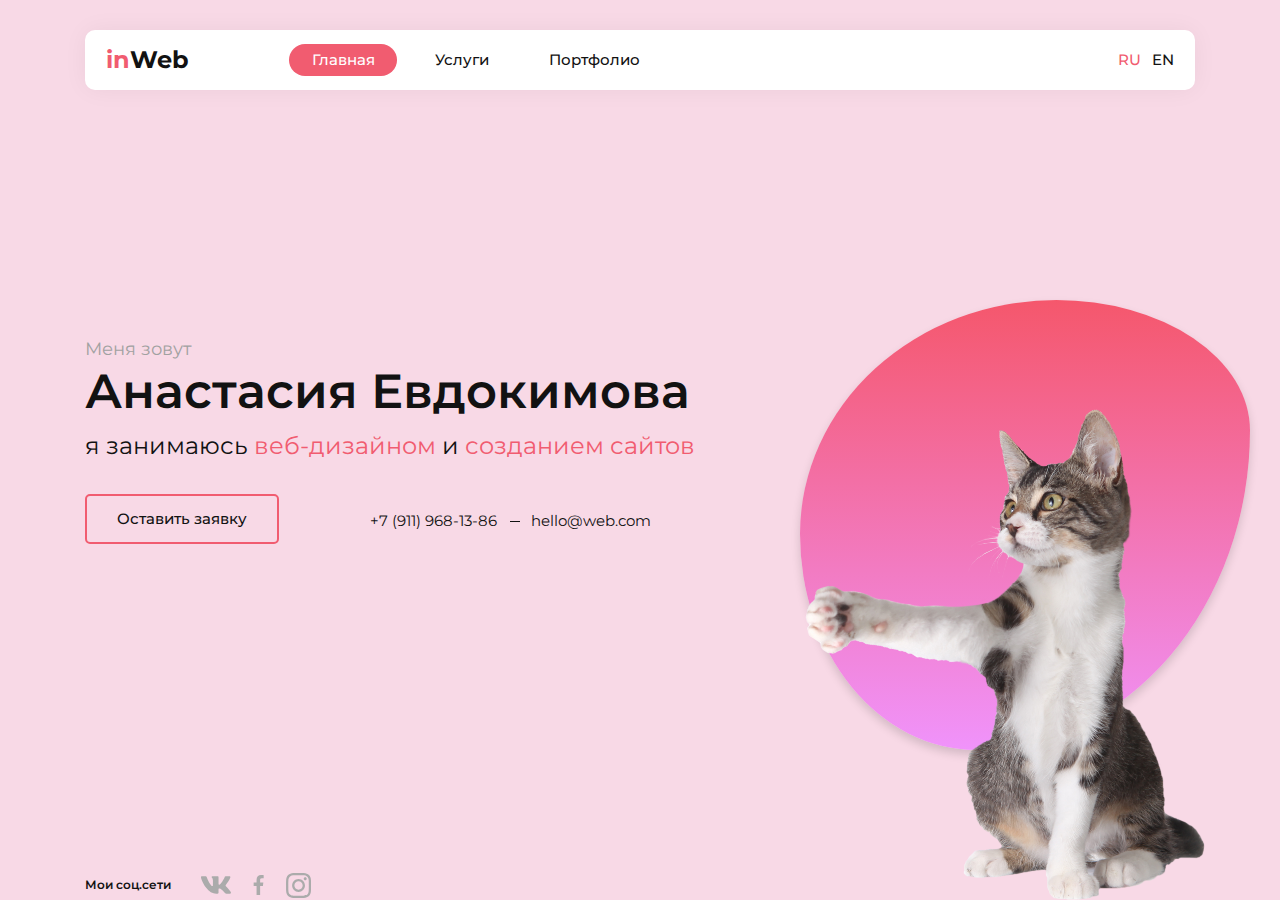
<file: index.html>
<!DOCTYPE html>
<html lang="ru">
<head>
    <meta charset="UTF-8">
    <link href="https://fonts.googleapis.com/css2?family=Montserrat:wght@400;500;600;700&display=swap" rel="stylesheet">
    <link rel="stylesheet" href="assets/css/style.min.css">
    
    <!-- Useful meta tags -->
    
    <meta http-equiv="x-ua-compatible" content="ie=edge">
    <meta name="viewport" content="width=device-width, initial-scale=1">
    <meta name="robots" content="index, follow, noodp">
    <meta name="googlebot" content="index, follow">
    <meta name="google" content="notranslate">
    <meta name="format-detection" content="telephone=no">
    <meta name="keywords" content="">
    <meta name="description" content="">
    
    <!--Favicons  -->
    
    <link rel="apple-touch-icon" sizes="180x180" href="assets/img/fav/apple-touch-icon.png">
    <link rel="icon" type="image/png" sizes="32x32" href="assets/img/fav/favicon-32x32.png">
    <link rel="icon" type="image/png" sizes="16x16" href="assets/img/fav/favicon-16x16.png">
    <link rel="manifest" href="assets/img/fav/site.webmanifest">
    <link rel="mask-icon" href="assets/img/fav/safari-pinned-tab.svg" color="#5bbad5">
    <meta name="msapplication-TileColor" content="#00aba9">
    <meta name="theme-color" content="#ffffff">
    
    <title>homePage</title>
    <script src="https://ajax.googleapis.com/ajax/libs/jquery/3.5.1/jquery.min.js"></script>
</head>
<body>
    
    <svg style="display: none;">
    
        <symbol id="vk" viewbox="0 0 24 24">
            <g>
                <path d="m19.915 13.028c-.388-.49-.277-.708 0-1.146.005-.005 3.208-4.431 3.538-5.932l.002-.001c.164-.547 0-.949-.793-.949h-2.624c-.668 0-.976.345-1.141.731 0 0-1.336 3.198-3.226 5.271-.61.599-.892.791-1.225.791-.164 0-.419-.192-.419-.739v-5.105c0-.656-.187-.949-.74-.949h-4.126c-.419 0-.668.306-.668.591 0 .622.945.765 1.043 2.515v3.797c0 .832-.151.985-.486.985-.892 0-3.057-3.211-4.34-6.886-.259-.713-.512-1.001-1.185-1.001h-2.625c-.749 0-.9.345-.9.731 0 .682.892 4.073 4.148 8.553 2.17 3.058 5.226 4.715 8.006 4.715 1.671 0 1.875-.368 1.875-1.001 0-2.922-.151-3.198.686-3.198.388 0 1.056.192 2.616 1.667 1.783 1.749 2.076 2.532 3.074 2.532h2.624c.748 0 1.127-.368.909-1.094-.499-1.527-3.871-4.668-4.023-4.878z"/>
            </g>
        </symbol>
    
        <symbol id="fb" viewbox="0 0 24 24">
            <g>
                <path d="m15.997 3.985h2.191v-3.816c-.378-.052-1.678-.169-3.192-.169-3.159 0-5.323 1.987-5.323 5.639v3.361h-3.486v4.266h3.486v10.734h4.274v-10.733h3.345l.531-4.266h-3.877v-2.939c.001-1.233.333-2.077 2.051-2.077z"/>
            </g>
        </symbol>
    
        <symbol id="inst" viewbox="0 0 511 511.9">
            <g>
                <path d="m510.949219 150.5c-1.199219-27.199219-5.597657-45.898438-11.898438-62.101562-6.5-17.199219-16.5-32.597657-29.601562-45.398438-12.800781-13-28.300781-23.101562-45.300781-29.5-16.296876-6.300781-34.898438-10.699219-62.097657-11.898438-27.402343-1.300781-36.101562-1.601562-105.601562-1.601562s-78.199219.300781-105.5 1.5c-27.199219 1.199219-45.898438 5.601562-62.097657 11.898438-17.203124 6.5-32.601562 16.5-45.402343 29.601562-13 12.800781-23.097657 28.300781-29.5 45.300781-6.300781 16.300781-10.699219 34.898438-11.898438 62.097657-1.300781 27.402343-1.601562 36.101562-1.601562 105.601562s.300781 78.199219 1.5 105.5c1.199219 27.199219 5.601562 45.898438 11.902343 62.101562 6.5 17.199219 16.597657 32.597657 29.597657 45.398438 12.800781 13 28.300781 23.101562 45.300781 29.5 16.300781 6.300781 34.898438 10.699219 62.101562 11.898438 27.296876 1.203124 36 1.5 105.5 1.5s78.199219-.296876 105.5-1.5c27.199219-1.199219 45.898438-5.597657 62.097657-11.898438 34.402343-13.300781 61.601562-40.5 74.902343-74.898438 6.296876-16.300781 10.699219-34.902343 11.898438-62.101562 1.199219-27.300781 1.5-36 1.5-105.5s-.101562-78.199219-1.300781-105.5zm-46.097657 209c-1.101562 25-5.300781 38.5-8.800781 47.5-8.601562 22.300781-26.300781 40-48.601562 48.601562-9 3.5-22.597657 7.699219-47.5 8.796876-27 1.203124-35.097657 1.5-103.398438 1.5s-76.5-.296876-103.402343-1.5c-25-1.097657-38.5-5.296876-47.5-8.796876-11.097657-4.101562-21.199219-10.601562-29.398438-19.101562-8.5-8.300781-15-18.300781-19.101562-29.398438-3.5-9-7.699219-22.601562-8.796876-47.5-1.203124-27-1.5-35.101562-1.5-103.402343s.296876-76.5 1.5-103.398438c1.097657-25 5.296876-38.5 8.796876-47.5 4.101562-11.101562 10.601562-21.199219 19.203124-29.402343 8.296876-8.5 18.296876-15 29.398438-19.097657 9-3.5 22.601562-7.699219 47.5-8.800781 27-1.199219 35.101562-1.5 103.398438-1.5 68.402343 0 76.5.300781 103.402343 1.5 25 1.101562 38.5 5.300781 47.5 8.800781 11.097657 4.097657 21.199219 10.597657 29.398438 19.097657 8.5 8.300781 15 18.300781 19.101562 29.402343 3.5 9 7.699219 22.597657 8.800781 47.5 1.199219 27 1.5 35.097657 1.5 103.398438s-.300781 76.300781-1.5 103.300781zm0 0"/><path d="m256.449219 124.5c-72.597657 0-131.5 58.898438-131.5 131.5s58.902343 131.5 131.5 131.5c72.601562 0 131.5-58.898438 131.5-131.5s-58.898438-131.5-131.5-131.5zm0 216.800781c-47.097657 0-85.300781-38.199219-85.300781-85.300781s38.203124-85.300781 85.300781-85.300781c47.101562 0 85.300781 38.199219 85.300781 85.300781s-38.199219 85.300781-85.300781 85.300781zm0 0"/><path d="m423.851562 119.300781c0 16.953125-13.746093 30.699219-30.703124 30.699219-16.953126 0-30.699219-13.746094-30.699219-30.699219 0-16.957031 13.746093-30.699219 30.699219-30.699219 16.957031 0 30.703124 13.742188 30.703124 30.699219zm0 0"/>
            </g>
        </symbol>
    
        <symbol id="close" viewbox="0 0 496.096 496.096">
            <g>
                <path d="M259.41,247.998L493.754,13.654c3.123-3.124,3.123-8.188,0-11.312c-3.124-3.123-8.188-3.123-11.312,0L248.098,236.686
                    L13.754,2.342C10.576-0.727,5.512-0.639,2.442,2.539c-2.994,3.1-2.994,8.015,0,11.115l234.344,234.344L2.442,482.342
                    c-3.178,3.07-3.266,8.134-0.196,11.312s8.134,3.266,11.312,0.196c0.067-0.064,0.132-0.13,0.196-0.196L248.098,259.31
                    l234.344,234.344c3.178,3.07,8.242,2.982,11.312-0.196c2.995-3.1,2.995-8.016,0-11.116L259.41,247.998z"/>
            </g>
        </symbol>
    
        <symbol id="layers" viewbox="0 0 512.002 512.002">
            <g>
                <path d="M512.001,255.969c-0.011-5.193-2.708-10.011-7.129-12.737l-52.034-32.076l52.089-32.421
                    c4.393-2.734,7.066-7.539,7.074-12.712c0.008-5.174-2.651-9.987-7.036-12.734l-241-151c-4.871-3.052-11.058-3.052-15.929,0
                    l-241,151c-4.384,2.747-7.043,7.56-7.036,12.734c0.008,5.174,2.681,9.979,7.074,12.712l51.732,32.198L7.051,243.282
                    c-4.39,2.744-7.055,7.557-7.05,12.734c0.005,5.177,2.679,9.985,7.074,12.721l51.732,32.198L7.051,333.282
                    c-4.383,2.74-7.047,7.543-7.05,12.712s2.656,9.975,7.036,12.719l241,151c2.436,1.526,5.2,2.289,7.964,2.289
                    c2.764,0,5.529-0.763,7.964-2.289l241-151c4.394-2.753,7.055-7.581,7.036-12.766c-0.019-5.185-2.715-9.993-7.129-12.714
                    l-52.034-32.076l52.089-32.421C509.336,265.992,512.012,261.162,512.001,255.969z M43.32,165.96L256.001,32.703L468.682,165.96
                    c-2.044,1.272-206.586,128.58-212.681,132.374L43.32,165.96z M468.584,346.106L256.001,479.301L43.278,346.018l43.889-27.431
                    l160.908,100.15c2.426,1.51,5.176,2.265,7.926,2.265c2.75,0,5.5-0.755,7.926-2.265l160.464-99.874L468.584,346.106z
                     M256.001,388.334L43.345,255.976l43.822-27.389l160.908,100.15c2.426,1.51,5.176,2.265,7.926,2.265c2.75,0,5.5-0.755,7.926-2.265
                    l160.464-99.874l44.125,27.2C467.297,256.822,261.631,384.829,256.001,388.334z"/>
            </g>
        </symbol>
    
        <symbol id="front-end" viewbox="0 0 512 512">
            <g>
                <path d="m482 278h-37.673v-54c0-14.602-10.489-26.795-24.327-29.455v-104.529c0-19.859-16.157-36.016-36.017-36.016h-128.983c-5.522 0-10 4.477-10 10s4.478 10 10 10h128.983c8.832 0 16.017 7.185 16.017 16.016v103.984h-129.667c-16.542 0-30 13.458-30 30v63.228h-220.333v-197.212c0-8.831 7.185-16.016 16.017-16.016h128.983c5.522 0 10-4.477 10-10s-4.478-10-10-10h-128.983c-19.86 0-36.017 16.157-36.017 36.016v229.268c0 19.859 16.157 36.017 36.017 36.017h123.33v36.063c0 19.688-9.953 37.694-26.624 48.168-3.774 2.371-5.523 6.953-4.29 11.235 1.233 4.283 5.152 7.232 9.609 7.232h343.958c16.542 0 30-13.458 30-30v-119.999c0-16.542-13.458-30-30-30zm-211.667-64h143.994c5.514 0 10 4.486 10 10v54h-14.327c-16.542 0-30 13.458-30 30v120c0 3.506.61 6.87 1.72 10h-111.387c-5.514 0-10-4.486-10-10v-204c0-5.514 4.486-10 10-10zm-250.333 105.284v-12.057h220.333v28.073h-70.986-133.33c-8.832.001-16.017-7.184-16.017-16.016zm159.347 72.08v-36.063h60.986v72.699c0 3.506.61 6.87 1.72 10h-78.402c10.071-13.169 15.696-29.427 15.696-46.636zm312.653 36.636c0 5.514-4.486 10-10 10h-72c-5.514 0-10-4.486-10-10v-120c0-5.514 4.486-10 10-10h72c5.514 0 10 4.486 10 10z"/><path id="XMLID_1626_" d="m58 114.614c-5.522 0-10 4.477-10 10v112c0 5.523 4.478 10 10 10h88c5.522 0 10-4.477 10-10v-112c0-5.523-4.478-10-10-10zm78 112h-68v-92h68z"/><path id="XMLID_1627_" d="m194 134.614h101c5.522 0 10-4.477 10-10s-4.478-10-10-10h-101c-5.522 0-10 4.477-10 10s4.478 10 10 10z"/><path id="XMLID_1628_" d="m194 230.61c2.63 0 5.21-1.06 7.069-2.92 1.86-1.87 2.931-4.44 2.931-7.08 0-2.63-1.07-5.21-2.931-7.07-1.859-1.86-4.439-2.93-7.069-2.93s-5.21 1.07-7.07 2.93-2.93 4.44-2.93 7.07 1.069 5.21 2.93 7.08c1.86 1.86 4.44 2.92 7.07 2.92z"/><path id="XMLID_1639_" d="m194 182.614h37.5c5.522 0 10-4.477 10-10s-4.478-10-10-10h-37.5c-5.522 0-10 4.477-10 10s4.478 10 10 10z"/><path id="XMLID_1674_" d="m446 398c-2.63 0-5.21 1.069-7.07 2.93s-2.93 4.44-2.93 7.07 1.069 5.21 2.93 7.069c1.86 1.86 4.44 2.931 7.07 2.931s5.21-1.07 7.069-2.931c1.861-1.859 2.931-4.439 2.931-7.069s-1.07-5.21-2.931-7.07c-1.859-1.861-4.439-2.93-7.069-2.93z"/><path id="XMLID_1677_" d="m342.33 418c2.63 0 5.21-1.07 7.069-2.931 1.86-1.859 2.931-4.439 2.931-7.069s-1.07-5.21-2.931-7.07c-1.859-1.86-4.439-2.93-7.069-2.93s-5.21 1.069-7.07 2.93-2.93 4.44-2.93 7.07 1.069 5.21 2.93 7.069c1.86 1.861 4.44 2.931 7.07 2.931z"/><path id="XMLID_1681_" d="m210 74c2.63 0 5.21-1.07 7.069-2.93 1.861-1.86 2.931-4.44 2.931-7.07s-1.07-5.21-2.931-7.07c-1.859-1.86-4.439-2.93-7.069-2.93s-5.21 1.07-7.07 2.93-2.93 4.44-2.93 7.07 1.069 5.21 2.93 7.07 4.44 2.93 7.07 2.93z"/>
            </g>
        </symbol>
    
        <symbol id="back-end" viewbox="0 0 64 64">
            <g>
                <path d="m60 1h-44c-1.654 0-3 1.346-3 3v15h-7c-2.757 0-5 2.243-5 5v24c0 2.757 2.243 5 5 5h9.612l-1.333 4h-3.279c-1.654 0-3 1.346-3 3v3h30v-3c0-1.654-1.346-3-3-3h-3.279l-1.333-4h9.612c2.757 0 5-2.243 5-5v-1h15c1.654 0 3-1.346 3-3v-40c0-1.654-1.346-3-3-3zm-44 2h44c.551 0 1 .449 1 1v5h-46v-5c0-.551.449-1 1-1zm-10 18h34c1.654 0 3 1.346 3 3v19h-40v-19c0-1.654 1.346-3 3-3zm39 6h12v14h-12zm-9 33v1h-26v-1c0-.551.449-1 1-1h24c.551 0 1 .449 1 1zm-6.388-3h-13.224l1.333-4h10.558zm10.388-6h-34c-1.654 0-3-1.346-3-3v-3h40v3c0 1.654-1.346 3-3 3zm20-6h-15v-2h14v-18h-14v-1c0-2.757-2.243-5-5-5h-25v-8h46v33c0 .551-.449 1-1 1z"/><path d="m18 47h2v2h-2z"/><path d="m22 47h2v2h-2z"/><path d="m26 47h2v2h-2z"/><path d="m21 5h2v2h-2z"/><path d="m25 5h2v2h-2z"/><path d="m17 5h2v2h-2z"/><path d="m17 13h2v2h-2z"/><path d="m21 13h38v2h-38z"/><path d="m47 17h12v2h-12z"/><path d="m47 21h12v2h-12z"/><path d="m8 41h20c1.654 0 3-1.346 3-3v-12c0-1.654-1.346-3-3-3h-20c-1.654 0-3 1.346-3 3v12c0 1.654 1.346 3 3 3zm-1-15c0-.551.449-1 1-1h20c.551 0 1 .449 1 1v12c0 .551-.449 1-1 1h-20c-.551 0-1-.449-1-1z"/><path d="m11.675 31h12.649v2h-12.649z" transform="matrix(.316 -.949 .949 .316 -18.051 38.951)"/><path d="m22.707 36.707 4.707-4.707-4.707-4.707-1.414 1.414 3.293 3.293-3.293 3.293z"/><path d="m14.707 35.293-3.293-3.293 3.293-3.293-1.414-1.414-4.707 4.707 4.707 4.707z"/><path d="m33 23h8v2h-8z"/><path d="m33 27h8v2h-8z"/><path d="m33 31h8v2h-8z"/><path d="m33 35h8v2h-8z"/><path d="m35 39h2v2h-2z"/><path d="m39 39h2v2h-2z"/>
            </g>
        </symbol>
        
        <symbol id="arrow-right" viewbox="0 0 490.8 490.8">
            <g>
                <path d="M128.133,490.68c-5.891,0.011-10.675-4.757-10.686-10.648c-0.005-2.84,1.123-5.565,3.134-7.571l227.136-227.115
                L120.581,18.232c-4.171-4.171-4.171-10.933,0-15.104c4.171-4.171,10.933-4.171,15.104,0l234.667,234.667
                c4.164,4.165,4.164,10.917,0,15.083L135.685,487.544C133.685,489.551,130.967,490.68,128.133,490.68z"/>
            </g>
    
        </symbol>
    </svg>
    <div class="page">
        <!-- Header -->
        <header class="header">
            <div class="container">
                <div class="header__inner">
        
                    <div class="row header__row">
                        <div class="col-lg-2">
                           <a  class="logo" href="index.html">
                               <span class="logo__prefix">in</span>Web 
                           </a>
                        </div>
                        <div class="col-lg-8">
                            <nav class="nav">
                                <a class="nav__link active" href="index.html">Главная</a>
                                <a class="nav__link" href="services.html">Услуги</a>
                                <a class="nav__link" href="portfolio.html">Портфолио</a>
                            </nav>
                        </div>
                        <div class="col-lg-2">
                            <div class="lang">
                                <a class="lang__item active" href="#">ru</a>
                                <a class="lang__item" href="#">en</a>
                            </div>
                        </div>
        
                    </div><!-- row -->
        
                </div><!-- header__inner -->
            </div><!-- container -->
        </header>
        <!-- Content -->
        <div class="content">
            
            <div class="container">
                <div class="intro">
                    <div class="intro__text">Меня зовут</div>
                    <div class="intro__title">Анастасия Евдокимова</div>
                    <div class="intro__subtitle">я занимаюсь <span class="intro__subtitle-pink">веб-дизайном</span> и <span class="intro__subtitle-pink">созданием сайтов</span></div>
            
            
                    <div class="row">
                        <div class="col-lg-3">
                             <a class="btn btn--pink" href="#" data-toggle="modal" data-target="#request-modal">Оставить заявку</a>
                        </div>
            
                        <div class="col-lg-9">
                            <ul class="contacts">
                                <li class="contacts__item" >
                                    <a class="contacts__link"  href="tel:+79119681386">+7 (911) 968-13-86</a>
                                </li>
                                <li class="contacts__item" >
                                    <a class="contacts__link"  href="mailto:hello@web.com">hello@web.com</a>
                                </li>
                            </ul>
                        </div>
                    </div> <!-- /.row -->
                   
            
                </div><!-- /.intro  -->
            </div> <!-- /. container -->
            
            <img class="author" src="assets/img/hotpng.com (1).png" alt="">
            <div class="circle"></div>
        </div>
        

        <!-- Footer -->
        <footer class="footer">
        <footer class="footer">
            <div class="container">
        
                <div class="social">
                    <div class="social__text">Мои соц.сети</div> 
        
                    <a class="social__link" href="#" target="_blank">
                        <svg class="social__icon">
                            <use xlink:href="#vk" ></use>
                        </svg>
                    </a>
        
                    <a class="social__link" href="#" target="_blank">
                        <svg class="social__icon social__icon--fb">
                            <use xlink:href="#fb" ></use>
                        </svg>
                    </a>
        
                    <a class="social__link" href="#" target="_blank">
                        <svg class="social__icon social__icon--inst">
                            <use xlink:href="#inst" ></use>
                        </svg>
                    </a>
        
                </div>
            </div>
        </footer>        </footer>
        
    </div>

    <div class="modal fade" id="request-modal" tabindex="-1" 
        aria-labelledby="exampleModalLabel" aria-hidden="true">
          <div class="modal-dialog modal-dialog-centered">
            <div class="modal-content">
    
              <button type="button" class="modal__close" data-dismiss="modal" aria-label="Close">
              <svg class="modal__close-icon">
                <use xlink:href="#close"></use>
              </svg>
              </button>
    
              <div class="modal__title">Оставить заявку</div>
              <div class="modal__text">Заполните форму ниже, и я свяжусь с вами в ближайшее время!</div>
              <form class="form" action="/" method="POST">
    
                <div class="form__group">
                  <input class="input" type="text" placeholder="Ваше имя">
                </div>
    
                <div class="form__group">
                  <input class="input" type="email" placeholder="Ваш e-mail">
                </div>
    
                <div class="form__group">
                  <input class="input" type="tel" placeholder="Ваше телефон">
                </div>
    
                <div class="row">
                  <div class="col-lg-6">
                     <button class="btn btn--pink" type="submit">Оставить заявку</button>
                  </div>
                  
                  <div class="col-lg-6">
                    <ul class="contacts contacts--modal">
                      <li class="contacts__item" >
                          <a class="contacts__link"  href="tel:+79119681386">+7 (911) 968-13-86</a>
                      </li>
                      <li class="contacts__item" >
                          <a class="contacts__link"  href="mailto:hello@web.com">hello@web.com</a>
                      </li>
                    </ul>
                  </div>
    
                </div>
    
               
    
              </form>
    
            </div> <!-- /.modal-content -->
          </div> <!-- /.modal-dialog -->
    </div> <!-- /.modal -->

<script src="assets/js/app.min.js"></script>

</body>
</html>
</file>
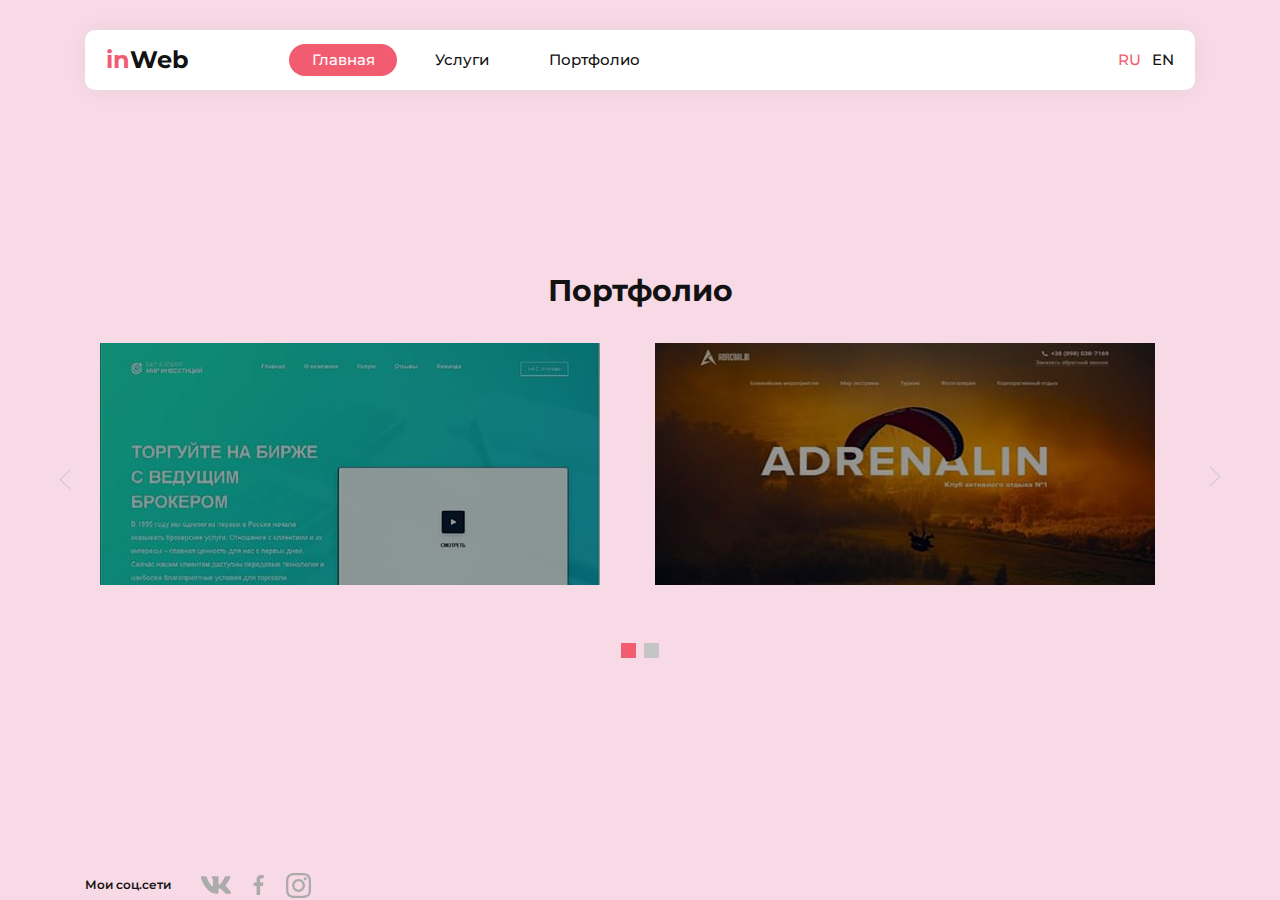
<file: portfolio.html>
<!DOCTYPE html>
<html lang="ru">
<head>
    <meta charset="UTF-8">
    <link href="https://fonts.googleapis.com/css2?family=Montserrat:wght@400;500;600;700&display=swap" rel="stylesheet">
    <link rel="stylesheet" href="assets/css/style.min.css">
    
    <!-- Useful meta tags -->
    
    <meta http-equiv="x-ua-compatible" content="ie=edge">
    <meta name="viewport" content="width=device-width, initial-scale=1">
    <meta name="robots" content="index, follow, noodp">
    <meta name="googlebot" content="index, follow">
    <meta name="google" content="notranslate">
    <meta name="format-detection" content="telephone=no">
    <meta name="keywords" content="">
    <meta name="description" content="">
    
    <!--Favicons  -->
    
    <link rel="apple-touch-icon" sizes="180x180" href="assets/img/fav/apple-touch-icon.png">
    <link rel="icon" type="image/png" sizes="32x32" href="assets/img/fav/favicon-32x32.png">
    <link rel="icon" type="image/png" sizes="16x16" href="assets/img/fav/favicon-16x16.png">
    <link rel="manifest" href="assets/img/fav/site.webmanifest">
    <link rel="mask-icon" href="assets/img/fav/safari-pinned-tab.svg" color="#5bbad5">
    <meta name="msapplication-TileColor" content="#00aba9">
    <meta name="theme-color" content="#ffffff">
    
    <title>Portfolio</title>
    <script src="https://ajax.googleapis.com/ajax/libs/jquery/3.5.1/jquery.min.js"></script>
</head>
<body>
    
    <svg style="display: none;">
    
        <symbol id="vk" viewbox="0 0 24 24">
            <g>
                <path d="m19.915 13.028c-.388-.49-.277-.708 0-1.146.005-.005 3.208-4.431 3.538-5.932l.002-.001c.164-.547 0-.949-.793-.949h-2.624c-.668 0-.976.345-1.141.731 0 0-1.336 3.198-3.226 5.271-.61.599-.892.791-1.225.791-.164 0-.419-.192-.419-.739v-5.105c0-.656-.187-.949-.74-.949h-4.126c-.419 0-.668.306-.668.591 0 .622.945.765 1.043 2.515v3.797c0 .832-.151.985-.486.985-.892 0-3.057-3.211-4.34-6.886-.259-.713-.512-1.001-1.185-1.001h-2.625c-.749 0-.9.345-.9.731 0 .682.892 4.073 4.148 8.553 2.17 3.058 5.226 4.715 8.006 4.715 1.671 0 1.875-.368 1.875-1.001 0-2.922-.151-3.198.686-3.198.388 0 1.056.192 2.616 1.667 1.783 1.749 2.076 2.532 3.074 2.532h2.624c.748 0 1.127-.368.909-1.094-.499-1.527-3.871-4.668-4.023-4.878z"/>
            </g>
        </symbol>
    
        <symbol id="fb" viewbox="0 0 24 24">
            <g>
                <path d="m15.997 3.985h2.191v-3.816c-.378-.052-1.678-.169-3.192-.169-3.159 0-5.323 1.987-5.323 5.639v3.361h-3.486v4.266h3.486v10.734h4.274v-10.733h3.345l.531-4.266h-3.877v-2.939c.001-1.233.333-2.077 2.051-2.077z"/>
            </g>
        </symbol>
    
        <symbol id="inst" viewbox="0 0 511 511.9">
            <g>
                <path d="m510.949219 150.5c-1.199219-27.199219-5.597657-45.898438-11.898438-62.101562-6.5-17.199219-16.5-32.597657-29.601562-45.398438-12.800781-13-28.300781-23.101562-45.300781-29.5-16.296876-6.300781-34.898438-10.699219-62.097657-11.898438-27.402343-1.300781-36.101562-1.601562-105.601562-1.601562s-78.199219.300781-105.5 1.5c-27.199219 1.199219-45.898438 5.601562-62.097657 11.898438-17.203124 6.5-32.601562 16.5-45.402343 29.601562-13 12.800781-23.097657 28.300781-29.5 45.300781-6.300781 16.300781-10.699219 34.898438-11.898438 62.097657-1.300781 27.402343-1.601562 36.101562-1.601562 105.601562s.300781 78.199219 1.5 105.5c1.199219 27.199219 5.601562 45.898438 11.902343 62.101562 6.5 17.199219 16.597657 32.597657 29.597657 45.398438 12.800781 13 28.300781 23.101562 45.300781 29.5 16.300781 6.300781 34.898438 10.699219 62.101562 11.898438 27.296876 1.203124 36 1.5 105.5 1.5s78.199219-.296876 105.5-1.5c27.199219-1.199219 45.898438-5.597657 62.097657-11.898438 34.402343-13.300781 61.601562-40.5 74.902343-74.898438 6.296876-16.300781 10.699219-34.902343 11.898438-62.101562 1.199219-27.300781 1.5-36 1.5-105.5s-.101562-78.199219-1.300781-105.5zm-46.097657 209c-1.101562 25-5.300781 38.5-8.800781 47.5-8.601562 22.300781-26.300781 40-48.601562 48.601562-9 3.5-22.597657 7.699219-47.5 8.796876-27 1.203124-35.097657 1.5-103.398438 1.5s-76.5-.296876-103.402343-1.5c-25-1.097657-38.5-5.296876-47.5-8.796876-11.097657-4.101562-21.199219-10.601562-29.398438-19.101562-8.5-8.300781-15-18.300781-19.101562-29.398438-3.5-9-7.699219-22.601562-8.796876-47.5-1.203124-27-1.5-35.101562-1.5-103.402343s.296876-76.5 1.5-103.398438c1.097657-25 5.296876-38.5 8.796876-47.5 4.101562-11.101562 10.601562-21.199219 19.203124-29.402343 8.296876-8.5 18.296876-15 29.398438-19.097657 9-3.5 22.601562-7.699219 47.5-8.800781 27-1.199219 35.101562-1.5 103.398438-1.5 68.402343 0 76.5.300781 103.402343 1.5 25 1.101562 38.5 5.300781 47.5 8.800781 11.097657 4.097657 21.199219 10.597657 29.398438 19.097657 8.5 8.300781 15 18.300781 19.101562 29.402343 3.5 9 7.699219 22.597657 8.800781 47.5 1.199219 27 1.5 35.097657 1.5 103.398438s-.300781 76.300781-1.5 103.300781zm0 0"/><path d="m256.449219 124.5c-72.597657 0-131.5 58.898438-131.5 131.5s58.902343 131.5 131.5 131.5c72.601562 0 131.5-58.898438 131.5-131.5s-58.898438-131.5-131.5-131.5zm0 216.800781c-47.097657 0-85.300781-38.199219-85.300781-85.300781s38.203124-85.300781 85.300781-85.300781c47.101562 0 85.300781 38.199219 85.300781 85.300781s-38.199219 85.300781-85.300781 85.300781zm0 0"/><path d="m423.851562 119.300781c0 16.953125-13.746093 30.699219-30.703124 30.699219-16.953126 0-30.699219-13.746094-30.699219-30.699219 0-16.957031 13.746093-30.699219 30.699219-30.699219 16.957031 0 30.703124 13.742188 30.703124 30.699219zm0 0"/>
            </g>
        </symbol>
    
        <symbol id="close" viewbox="0 0 496.096 496.096">
            <g>
                <path d="M259.41,247.998L493.754,13.654c3.123-3.124,3.123-8.188,0-11.312c-3.124-3.123-8.188-3.123-11.312,0L248.098,236.686
                    L13.754,2.342C10.576-0.727,5.512-0.639,2.442,2.539c-2.994,3.1-2.994,8.015,0,11.115l234.344,234.344L2.442,482.342
                    c-3.178,3.07-3.266,8.134-0.196,11.312s8.134,3.266,11.312,0.196c0.067-0.064,0.132-0.13,0.196-0.196L248.098,259.31
                    l234.344,234.344c3.178,3.07,8.242,2.982,11.312-0.196c2.995-3.1,2.995-8.016,0-11.116L259.41,247.998z"/>
            </g>
        </symbol>
    
        <symbol id="layers" viewbox="0 0 512.002 512.002">
            <g>
                <path d="M512.001,255.969c-0.011-5.193-2.708-10.011-7.129-12.737l-52.034-32.076l52.089-32.421
                    c4.393-2.734,7.066-7.539,7.074-12.712c0.008-5.174-2.651-9.987-7.036-12.734l-241-151c-4.871-3.052-11.058-3.052-15.929,0
                    l-241,151c-4.384,2.747-7.043,7.56-7.036,12.734c0.008,5.174,2.681,9.979,7.074,12.712l51.732,32.198L7.051,243.282
                    c-4.39,2.744-7.055,7.557-7.05,12.734c0.005,5.177,2.679,9.985,7.074,12.721l51.732,32.198L7.051,333.282
                    c-4.383,2.74-7.047,7.543-7.05,12.712s2.656,9.975,7.036,12.719l241,151c2.436,1.526,5.2,2.289,7.964,2.289
                    c2.764,0,5.529-0.763,7.964-2.289l241-151c4.394-2.753,7.055-7.581,7.036-12.766c-0.019-5.185-2.715-9.993-7.129-12.714
                    l-52.034-32.076l52.089-32.421C509.336,265.992,512.012,261.162,512.001,255.969z M43.32,165.96L256.001,32.703L468.682,165.96
                    c-2.044,1.272-206.586,128.58-212.681,132.374L43.32,165.96z M468.584,346.106L256.001,479.301L43.278,346.018l43.889-27.431
                    l160.908,100.15c2.426,1.51,5.176,2.265,7.926,2.265c2.75,0,5.5-0.755,7.926-2.265l160.464-99.874L468.584,346.106z
                     M256.001,388.334L43.345,255.976l43.822-27.389l160.908,100.15c2.426,1.51,5.176,2.265,7.926,2.265c2.75,0,5.5-0.755,7.926-2.265
                    l160.464-99.874l44.125,27.2C467.297,256.822,261.631,384.829,256.001,388.334z"/>
            </g>
        </symbol>
    
        <symbol id="front-end" viewbox="0 0 512 512">
            <g>
                <path d="m482 278h-37.673v-54c0-14.602-10.489-26.795-24.327-29.455v-104.529c0-19.859-16.157-36.016-36.017-36.016h-128.983c-5.522 0-10 4.477-10 10s4.478 10 10 10h128.983c8.832 0 16.017 7.185 16.017 16.016v103.984h-129.667c-16.542 0-30 13.458-30 30v63.228h-220.333v-197.212c0-8.831 7.185-16.016 16.017-16.016h128.983c5.522 0 10-4.477 10-10s-4.478-10-10-10h-128.983c-19.86 0-36.017 16.157-36.017 36.016v229.268c0 19.859 16.157 36.017 36.017 36.017h123.33v36.063c0 19.688-9.953 37.694-26.624 48.168-3.774 2.371-5.523 6.953-4.29 11.235 1.233 4.283 5.152 7.232 9.609 7.232h343.958c16.542 0 30-13.458 30-30v-119.999c0-16.542-13.458-30-30-30zm-211.667-64h143.994c5.514 0 10 4.486 10 10v54h-14.327c-16.542 0-30 13.458-30 30v120c0 3.506.61 6.87 1.72 10h-111.387c-5.514 0-10-4.486-10-10v-204c0-5.514 4.486-10 10-10zm-250.333 105.284v-12.057h220.333v28.073h-70.986-133.33c-8.832.001-16.017-7.184-16.017-16.016zm159.347 72.08v-36.063h60.986v72.699c0 3.506.61 6.87 1.72 10h-78.402c10.071-13.169 15.696-29.427 15.696-46.636zm312.653 36.636c0 5.514-4.486 10-10 10h-72c-5.514 0-10-4.486-10-10v-120c0-5.514 4.486-10 10-10h72c5.514 0 10 4.486 10 10z"/><path id="XMLID_1626_" d="m58 114.614c-5.522 0-10 4.477-10 10v112c0 5.523 4.478 10 10 10h88c5.522 0 10-4.477 10-10v-112c0-5.523-4.478-10-10-10zm78 112h-68v-92h68z"/><path id="XMLID_1627_" d="m194 134.614h101c5.522 0 10-4.477 10-10s-4.478-10-10-10h-101c-5.522 0-10 4.477-10 10s4.478 10 10 10z"/><path id="XMLID_1628_" d="m194 230.61c2.63 0 5.21-1.06 7.069-2.92 1.86-1.87 2.931-4.44 2.931-7.08 0-2.63-1.07-5.21-2.931-7.07-1.859-1.86-4.439-2.93-7.069-2.93s-5.21 1.07-7.07 2.93-2.93 4.44-2.93 7.07 1.069 5.21 2.93 7.08c1.86 1.86 4.44 2.92 7.07 2.92z"/><path id="XMLID_1639_" d="m194 182.614h37.5c5.522 0 10-4.477 10-10s-4.478-10-10-10h-37.5c-5.522 0-10 4.477-10 10s4.478 10 10 10z"/><path id="XMLID_1674_" d="m446 398c-2.63 0-5.21 1.069-7.07 2.93s-2.93 4.44-2.93 7.07 1.069 5.21 2.93 7.069c1.86 1.86 4.44 2.931 7.07 2.931s5.21-1.07 7.069-2.931c1.861-1.859 2.931-4.439 2.931-7.069s-1.07-5.21-2.931-7.07c-1.859-1.861-4.439-2.93-7.069-2.93z"/><path id="XMLID_1677_" d="m342.33 418c2.63 0 5.21-1.07 7.069-2.931 1.86-1.859 2.931-4.439 2.931-7.069s-1.07-5.21-2.931-7.07c-1.859-1.86-4.439-2.93-7.069-2.93s-5.21 1.069-7.07 2.93-2.93 4.44-2.93 7.07 1.069 5.21 2.93 7.069c1.86 1.861 4.44 2.931 7.07 2.931z"/><path id="XMLID_1681_" d="m210 74c2.63 0 5.21-1.07 7.069-2.93 1.861-1.86 2.931-4.44 2.931-7.07s-1.07-5.21-2.931-7.07c-1.859-1.86-4.439-2.93-7.069-2.93s-5.21 1.07-7.07 2.93-2.93 4.44-2.93 7.07 1.069 5.21 2.93 7.07 4.44 2.93 7.07 2.93z"/>
            </g>
        </symbol>
    
        <symbol id="back-end" viewbox="0 0 64 64">
            <g>
                <path d="m60 1h-44c-1.654 0-3 1.346-3 3v15h-7c-2.757 0-5 2.243-5 5v24c0 2.757 2.243 5 5 5h9.612l-1.333 4h-3.279c-1.654 0-3 1.346-3 3v3h30v-3c0-1.654-1.346-3-3-3h-3.279l-1.333-4h9.612c2.757 0 5-2.243 5-5v-1h15c1.654 0 3-1.346 3-3v-40c0-1.654-1.346-3-3-3zm-44 2h44c.551 0 1 .449 1 1v5h-46v-5c0-.551.449-1 1-1zm-10 18h34c1.654 0 3 1.346 3 3v19h-40v-19c0-1.654 1.346-3 3-3zm39 6h12v14h-12zm-9 33v1h-26v-1c0-.551.449-1 1-1h24c.551 0 1 .449 1 1zm-6.388-3h-13.224l1.333-4h10.558zm10.388-6h-34c-1.654 0-3-1.346-3-3v-3h40v3c0 1.654-1.346 3-3 3zm20-6h-15v-2h14v-18h-14v-1c0-2.757-2.243-5-5-5h-25v-8h46v33c0 .551-.449 1-1 1z"/><path d="m18 47h2v2h-2z"/><path d="m22 47h2v2h-2z"/><path d="m26 47h2v2h-2z"/><path d="m21 5h2v2h-2z"/><path d="m25 5h2v2h-2z"/><path d="m17 5h2v2h-2z"/><path d="m17 13h2v2h-2z"/><path d="m21 13h38v2h-38z"/><path d="m47 17h12v2h-12z"/><path d="m47 21h12v2h-12z"/><path d="m8 41h20c1.654 0 3-1.346 3-3v-12c0-1.654-1.346-3-3-3h-20c-1.654 0-3 1.346-3 3v12c0 1.654 1.346 3 3 3zm-1-15c0-.551.449-1 1-1h20c.551 0 1 .449 1 1v12c0 .551-.449 1-1 1h-20c-.551 0-1-.449-1-1z"/><path d="m11.675 31h12.649v2h-12.649z" transform="matrix(.316 -.949 .949 .316 -18.051 38.951)"/><path d="m22.707 36.707 4.707-4.707-4.707-4.707-1.414 1.414 3.293 3.293-3.293 3.293z"/><path d="m14.707 35.293-3.293-3.293 3.293-3.293-1.414-1.414-4.707 4.707 4.707 4.707z"/><path d="m33 23h8v2h-8z"/><path d="m33 27h8v2h-8z"/><path d="m33 31h8v2h-8z"/><path d="m33 35h8v2h-8z"/><path d="m35 39h2v2h-2z"/><path d="m39 39h2v2h-2z"/>
            </g>
        </symbol>
        
        <symbol id="arrow-right" viewbox="0 0 490.8 490.8">
            <g>
                <path d="M128.133,490.68c-5.891,0.011-10.675-4.757-10.686-10.648c-0.005-2.84,1.123-5.565,3.134-7.571l227.136-227.115
                L120.581,18.232c-4.171-4.171-4.171-10.933,0-15.104c4.171-4.171,10.933-4.171,15.104,0l234.667,234.667
                c4.164,4.165,4.164,10.917,0,15.083L135.685,487.544C133.685,489.551,130.967,490.68,128.133,490.68z"/>
            </g>
    
        </symbol>
    </svg>
    <div class="page">
        <!-- Header -->
        <header class="header">
            <div class="container">
                <div class="header__inner">
        
                    <div class="row header__row">
                        <div class="col-lg-2">
                           <a  class="logo" href="index.html">
                               <span class="logo__prefix">in</span>Web 
                           </a>
                        </div>
                        <div class="col-lg-8">
                            <nav class="nav">
                                <a class="nav__link active" href="index.html">Главная</a>
                                <a class="nav__link" href="services.html">Услуги</a>
                                <a class="nav__link" href="portfolio.html">Портфолио</a>
                            </nav>
                        </div>
                        <div class="col-lg-2">
                            <div class="lang">
                                <a class="lang__item active" href="#">ru</a>
                                <a class="lang__item" href="#">en</a>
                            </div>
                        </div>
        
                    </div><!-- row -->
        
                </div><!-- header__inner -->
            </div><!-- container -->
        </header>
        <!-- Content -->
        <div class="content">
            
            
            <div class="container">
                <h1 class="content__title">Портфолио</h1>
            
                <div class="portfolio">
                    <button class="portfolio__arrow  portfolio__arrow--prev" type="button" id="portfolio-arrow-prev">
                        <svg class="portfolio__arrow-icon">
                            <use xlink:href="#arrow-right"></use>
                        </svg>
                    </button>
            
                    <button class="portfolio__arrow  portfolio__arrow--next" type="button" id="portfolio-arrow-next">
                        <svg class="portfolio__arrow-icon">
                            <use xlink:href="#arrow-right"></use>
                        </svg>
                    </button>
            
                    <div class="portfolio__slider" id="portfolio">
                        <div>
                            <div class="portfolio__item">
                                <a class="portfolio__link" href="https://anastasia-j.github.io/bkssite.github.io/" target="_blank">
                                    <img class="portfolio__img" src="assets/img/bcs.jpg" alt="">
                                </a>
                                <div class="portfolio__title">Сайт проекта БКС Брокер</div>
                            </div>
                        </div>
            
                        <div>
                            <div class="portfolio__item">
                                <a class="portfolio__link" href="#" target="_blank">
                                    <img class ="portfolio__img portfolio__img_2" src="assets/img/i284571214484881796._szw480h1280_.jpg" alt="">
                                </a>    
                                <div class="portfolio__title">Сайт другого проекта</div>
                            </div>
                        </div>
            
                        <div>
                            <div class="portfolio__item">
                                <a class="portfolio__link" href="https://anastasia-j.github.io/bkssite.github.io/" target="_blank">
                                    <img  class ="portfolio__img" src="assets/img/bcs.jpg" alt="">
                                </a>
                                <div class="portfolio__title">Сайт проекта БКС Брокер</div>
                            </div>
                        </div>
            
                        <div>
                            <div class="portfolio__item">
                                <a class="portfolio__link" href="#" target="_blank">
                                    <img  class ="portfolio__img portfolio__img_2" src="assets/img/i284571214484881796._szw480h1280_.jpg" alt="">
                                </a>
                                <div class="portfolio__title">Сайт другого проекта</div>
                            </div>
                        </div>
                    </div> <!-- /.portfolio__slider -->
                </div> <!-- /.portfolio -->
            </div> <!-- /.container -->
        </div>
        

        <!-- Footer -->
        <footer class="footer">
        <footer class="footer">
            <div class="container">
        
                <div class="social">
                    <div class="social__text">Мои соц.сети</div> 
        
                    <a class="social__link" href="#" target="_blank">
                        <svg class="social__icon">
                            <use xlink:href="#vk" ></use>
                        </svg>
                    </a>
        
                    <a class="social__link" href="#" target="_blank">
                        <svg class="social__icon social__icon--fb">
                            <use xlink:href="#fb" ></use>
                        </svg>
                    </a>
        
                    <a class="social__link" href="#" target="_blank">
                        <svg class="social__icon social__icon--inst">
                            <use xlink:href="#inst" ></use>
                        </svg>
                    </a>
        
                </div>
            </div>
        </footer>        </footer>
        
    </div>

    <div class="modal fade" id="request-modal" tabindex="-1" 
        aria-labelledby="exampleModalLabel" aria-hidden="true">
          <div class="modal-dialog modal-dialog-centered">
            <div class="modal-content">
    
              <button type="button" class="modal__close" data-dismiss="modal" aria-label="Close">
              <svg class="modal__close-icon">
                <use xlink:href="#close"></use>
              </svg>
              </button>
    
              <div class="modal__title">Оставить заявку</div>
              <div class="modal__text">Заполните форму ниже, и я свяжусь с вами в ближайшее время!</div>
              <form class="form" action="/" method="POST">
    
                <div class="form__group">
                  <input class="input" type="text" placeholder="Ваше имя">
                </div>
    
                <div class="form__group">
                  <input class="input" type="email" placeholder="Ваш e-mail">
                </div>
    
                <div class="form__group">
                  <input class="input" type="tel" placeholder="Ваше телефон">
                </div>
    
                <div class="row">
                  <div class="col-lg-6">
                     <button class="btn btn--pink" type="submit">Оставить заявку</button>
                  </div>
                  
                  <div class="col-lg-6">
                    <ul class="contacts contacts--modal">
                      <li class="contacts__item" >
                          <a class="contacts__link"  href="tel:+79119681386">+7 (911) 968-13-86</a>
                      </li>
                      <li class="contacts__item" >
                          <a class="contacts__link"  href="mailto:hello@web.com">hello@web.com</a>
                      </li>
                    </ul>
                  </div>
    
                </div>
    
               
    
              </form>
    
            </div> <!-- /.modal-content -->
          </div> <!-- /.modal-dialog -->
    </div> <!-- /.modal -->

<script src="assets/js/app.min.js"></script>

</body>
</html>
</file>
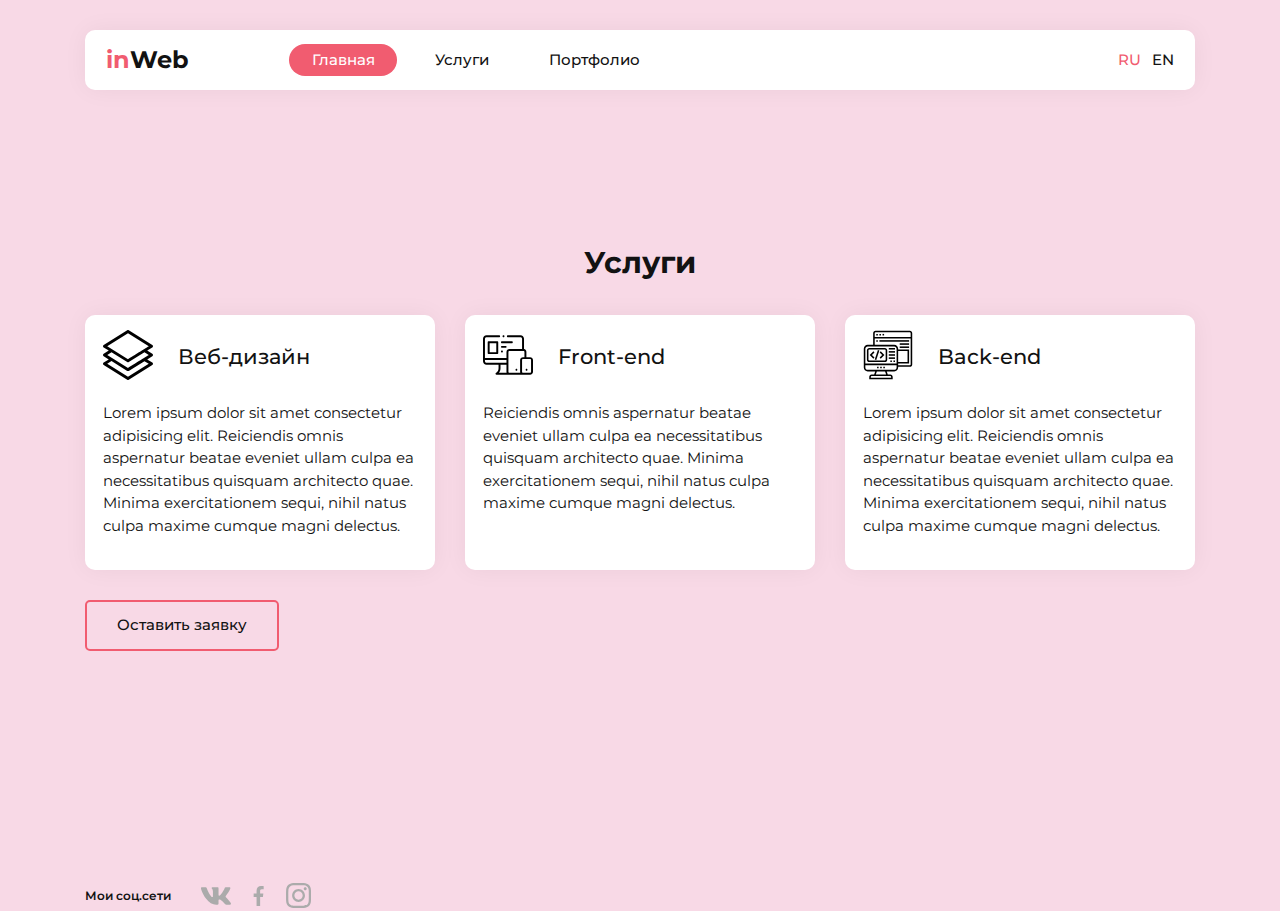
<file: services.html>
<!DOCTYPE html>
<html lang="ru">
<head>
    <meta charset="UTF-8">
    <link href="https://fonts.googleapis.com/css2?family=Montserrat:wght@400;500;600;700&display=swap" rel="stylesheet">
    <link rel="stylesheet" href="assets/css/style.min.css">
    
    <!-- Useful meta tags -->
    
    <meta http-equiv="x-ua-compatible" content="ie=edge">
    <meta name="viewport" content="width=device-width, initial-scale=1">
    <meta name="robots" content="index, follow, noodp">
    <meta name="googlebot" content="index, follow">
    <meta name="google" content="notranslate">
    <meta name="format-detection" content="telephone=no">
    <meta name="keywords" content="">
    <meta name="description" content="">
    
    <!--Favicons  -->
    
    <link rel="apple-touch-icon" sizes="180x180" href="assets/img/fav/apple-touch-icon.png">
    <link rel="icon" type="image/png" sizes="32x32" href="assets/img/fav/favicon-32x32.png">
    <link rel="icon" type="image/png" sizes="16x16" href="assets/img/fav/favicon-16x16.png">
    <link rel="manifest" href="assets/img/fav/site.webmanifest">
    <link rel="mask-icon" href="assets/img/fav/safari-pinned-tab.svg" color="#5bbad5">
    <meta name="msapplication-TileColor" content="#00aba9">
    <meta name="theme-color" content="#ffffff">
    
    <title>Services</title>
    <script src="https://ajax.googleapis.com/ajax/libs/jquery/3.5.1/jquery.min.js"></script>
</head>
<body>
    
    <svg style="display: none;">
    
        <symbol id="vk" viewbox="0 0 24 24">
            <g>
                <path d="m19.915 13.028c-.388-.49-.277-.708 0-1.146.005-.005 3.208-4.431 3.538-5.932l.002-.001c.164-.547 0-.949-.793-.949h-2.624c-.668 0-.976.345-1.141.731 0 0-1.336 3.198-3.226 5.271-.61.599-.892.791-1.225.791-.164 0-.419-.192-.419-.739v-5.105c0-.656-.187-.949-.74-.949h-4.126c-.419 0-.668.306-.668.591 0 .622.945.765 1.043 2.515v3.797c0 .832-.151.985-.486.985-.892 0-3.057-3.211-4.34-6.886-.259-.713-.512-1.001-1.185-1.001h-2.625c-.749 0-.9.345-.9.731 0 .682.892 4.073 4.148 8.553 2.17 3.058 5.226 4.715 8.006 4.715 1.671 0 1.875-.368 1.875-1.001 0-2.922-.151-3.198.686-3.198.388 0 1.056.192 2.616 1.667 1.783 1.749 2.076 2.532 3.074 2.532h2.624c.748 0 1.127-.368.909-1.094-.499-1.527-3.871-4.668-4.023-4.878z"/>
            </g>
        </symbol>
    
        <symbol id="fb" viewbox="0 0 24 24">
            <g>
                <path d="m15.997 3.985h2.191v-3.816c-.378-.052-1.678-.169-3.192-.169-3.159 0-5.323 1.987-5.323 5.639v3.361h-3.486v4.266h3.486v10.734h4.274v-10.733h3.345l.531-4.266h-3.877v-2.939c.001-1.233.333-2.077 2.051-2.077z"/>
            </g>
        </symbol>
    
        <symbol id="inst" viewbox="0 0 511 511.9">
            <g>
                <path d="m510.949219 150.5c-1.199219-27.199219-5.597657-45.898438-11.898438-62.101562-6.5-17.199219-16.5-32.597657-29.601562-45.398438-12.800781-13-28.300781-23.101562-45.300781-29.5-16.296876-6.300781-34.898438-10.699219-62.097657-11.898438-27.402343-1.300781-36.101562-1.601562-105.601562-1.601562s-78.199219.300781-105.5 1.5c-27.199219 1.199219-45.898438 5.601562-62.097657 11.898438-17.203124 6.5-32.601562 16.5-45.402343 29.601562-13 12.800781-23.097657 28.300781-29.5 45.300781-6.300781 16.300781-10.699219 34.898438-11.898438 62.097657-1.300781 27.402343-1.601562 36.101562-1.601562 105.601562s.300781 78.199219 1.5 105.5c1.199219 27.199219 5.601562 45.898438 11.902343 62.101562 6.5 17.199219 16.597657 32.597657 29.597657 45.398438 12.800781 13 28.300781 23.101562 45.300781 29.5 16.300781 6.300781 34.898438 10.699219 62.101562 11.898438 27.296876 1.203124 36 1.5 105.5 1.5s78.199219-.296876 105.5-1.5c27.199219-1.199219 45.898438-5.597657 62.097657-11.898438 34.402343-13.300781 61.601562-40.5 74.902343-74.898438 6.296876-16.300781 10.699219-34.902343 11.898438-62.101562 1.199219-27.300781 1.5-36 1.5-105.5s-.101562-78.199219-1.300781-105.5zm-46.097657 209c-1.101562 25-5.300781 38.5-8.800781 47.5-8.601562 22.300781-26.300781 40-48.601562 48.601562-9 3.5-22.597657 7.699219-47.5 8.796876-27 1.203124-35.097657 1.5-103.398438 1.5s-76.5-.296876-103.402343-1.5c-25-1.097657-38.5-5.296876-47.5-8.796876-11.097657-4.101562-21.199219-10.601562-29.398438-19.101562-8.5-8.300781-15-18.300781-19.101562-29.398438-3.5-9-7.699219-22.601562-8.796876-47.5-1.203124-27-1.5-35.101562-1.5-103.402343s.296876-76.5 1.5-103.398438c1.097657-25 5.296876-38.5 8.796876-47.5 4.101562-11.101562 10.601562-21.199219 19.203124-29.402343 8.296876-8.5 18.296876-15 29.398438-19.097657 9-3.5 22.601562-7.699219 47.5-8.800781 27-1.199219 35.101562-1.5 103.398438-1.5 68.402343 0 76.5.300781 103.402343 1.5 25 1.101562 38.5 5.300781 47.5 8.800781 11.097657 4.097657 21.199219 10.597657 29.398438 19.097657 8.5 8.300781 15 18.300781 19.101562 29.402343 3.5 9 7.699219 22.597657 8.800781 47.5 1.199219 27 1.5 35.097657 1.5 103.398438s-.300781 76.300781-1.5 103.300781zm0 0"/><path d="m256.449219 124.5c-72.597657 0-131.5 58.898438-131.5 131.5s58.902343 131.5 131.5 131.5c72.601562 0 131.5-58.898438 131.5-131.5s-58.898438-131.5-131.5-131.5zm0 216.800781c-47.097657 0-85.300781-38.199219-85.300781-85.300781s38.203124-85.300781 85.300781-85.300781c47.101562 0 85.300781 38.199219 85.300781 85.300781s-38.199219 85.300781-85.300781 85.300781zm0 0"/><path d="m423.851562 119.300781c0 16.953125-13.746093 30.699219-30.703124 30.699219-16.953126 0-30.699219-13.746094-30.699219-30.699219 0-16.957031 13.746093-30.699219 30.699219-30.699219 16.957031 0 30.703124 13.742188 30.703124 30.699219zm0 0"/>
            </g>
        </symbol>
    
        <symbol id="close" viewbox="0 0 496.096 496.096">
            <g>
                <path d="M259.41,247.998L493.754,13.654c3.123-3.124,3.123-8.188,0-11.312c-3.124-3.123-8.188-3.123-11.312,0L248.098,236.686
                    L13.754,2.342C10.576-0.727,5.512-0.639,2.442,2.539c-2.994,3.1-2.994,8.015,0,11.115l234.344,234.344L2.442,482.342
                    c-3.178,3.07-3.266,8.134-0.196,11.312s8.134,3.266,11.312,0.196c0.067-0.064,0.132-0.13,0.196-0.196L248.098,259.31
                    l234.344,234.344c3.178,3.07,8.242,2.982,11.312-0.196c2.995-3.1,2.995-8.016,0-11.116L259.41,247.998z"/>
            </g>
        </symbol>
    
        <symbol id="layers" viewbox="0 0 512.002 512.002">
            <g>
                <path d="M512.001,255.969c-0.011-5.193-2.708-10.011-7.129-12.737l-52.034-32.076l52.089-32.421
                    c4.393-2.734,7.066-7.539,7.074-12.712c0.008-5.174-2.651-9.987-7.036-12.734l-241-151c-4.871-3.052-11.058-3.052-15.929,0
                    l-241,151c-4.384,2.747-7.043,7.56-7.036,12.734c0.008,5.174,2.681,9.979,7.074,12.712l51.732,32.198L7.051,243.282
                    c-4.39,2.744-7.055,7.557-7.05,12.734c0.005,5.177,2.679,9.985,7.074,12.721l51.732,32.198L7.051,333.282
                    c-4.383,2.74-7.047,7.543-7.05,12.712s2.656,9.975,7.036,12.719l241,151c2.436,1.526,5.2,2.289,7.964,2.289
                    c2.764,0,5.529-0.763,7.964-2.289l241-151c4.394-2.753,7.055-7.581,7.036-12.766c-0.019-5.185-2.715-9.993-7.129-12.714
                    l-52.034-32.076l52.089-32.421C509.336,265.992,512.012,261.162,512.001,255.969z M43.32,165.96L256.001,32.703L468.682,165.96
                    c-2.044,1.272-206.586,128.58-212.681,132.374L43.32,165.96z M468.584,346.106L256.001,479.301L43.278,346.018l43.889-27.431
                    l160.908,100.15c2.426,1.51,5.176,2.265,7.926,2.265c2.75,0,5.5-0.755,7.926-2.265l160.464-99.874L468.584,346.106z
                     M256.001,388.334L43.345,255.976l43.822-27.389l160.908,100.15c2.426,1.51,5.176,2.265,7.926,2.265c2.75,0,5.5-0.755,7.926-2.265
                    l160.464-99.874l44.125,27.2C467.297,256.822,261.631,384.829,256.001,388.334z"/>
            </g>
        </symbol>
    
        <symbol id="front-end" viewbox="0 0 512 512">
            <g>
                <path d="m482 278h-37.673v-54c0-14.602-10.489-26.795-24.327-29.455v-104.529c0-19.859-16.157-36.016-36.017-36.016h-128.983c-5.522 0-10 4.477-10 10s4.478 10 10 10h128.983c8.832 0 16.017 7.185 16.017 16.016v103.984h-129.667c-16.542 0-30 13.458-30 30v63.228h-220.333v-197.212c0-8.831 7.185-16.016 16.017-16.016h128.983c5.522 0 10-4.477 10-10s-4.478-10-10-10h-128.983c-19.86 0-36.017 16.157-36.017 36.016v229.268c0 19.859 16.157 36.017 36.017 36.017h123.33v36.063c0 19.688-9.953 37.694-26.624 48.168-3.774 2.371-5.523 6.953-4.29 11.235 1.233 4.283 5.152 7.232 9.609 7.232h343.958c16.542 0 30-13.458 30-30v-119.999c0-16.542-13.458-30-30-30zm-211.667-64h143.994c5.514 0 10 4.486 10 10v54h-14.327c-16.542 0-30 13.458-30 30v120c0 3.506.61 6.87 1.72 10h-111.387c-5.514 0-10-4.486-10-10v-204c0-5.514 4.486-10 10-10zm-250.333 105.284v-12.057h220.333v28.073h-70.986-133.33c-8.832.001-16.017-7.184-16.017-16.016zm159.347 72.08v-36.063h60.986v72.699c0 3.506.61 6.87 1.72 10h-78.402c10.071-13.169 15.696-29.427 15.696-46.636zm312.653 36.636c0 5.514-4.486 10-10 10h-72c-5.514 0-10-4.486-10-10v-120c0-5.514 4.486-10 10-10h72c5.514 0 10 4.486 10 10z"/><path id="XMLID_1626_" d="m58 114.614c-5.522 0-10 4.477-10 10v112c0 5.523 4.478 10 10 10h88c5.522 0 10-4.477 10-10v-112c0-5.523-4.478-10-10-10zm78 112h-68v-92h68z"/><path id="XMLID_1627_" d="m194 134.614h101c5.522 0 10-4.477 10-10s-4.478-10-10-10h-101c-5.522 0-10 4.477-10 10s4.478 10 10 10z"/><path id="XMLID_1628_" d="m194 230.61c2.63 0 5.21-1.06 7.069-2.92 1.86-1.87 2.931-4.44 2.931-7.08 0-2.63-1.07-5.21-2.931-7.07-1.859-1.86-4.439-2.93-7.069-2.93s-5.21 1.07-7.07 2.93-2.93 4.44-2.93 7.07 1.069 5.21 2.93 7.08c1.86 1.86 4.44 2.92 7.07 2.92z"/><path id="XMLID_1639_" d="m194 182.614h37.5c5.522 0 10-4.477 10-10s-4.478-10-10-10h-37.5c-5.522 0-10 4.477-10 10s4.478 10 10 10z"/><path id="XMLID_1674_" d="m446 398c-2.63 0-5.21 1.069-7.07 2.93s-2.93 4.44-2.93 7.07 1.069 5.21 2.93 7.069c1.86 1.86 4.44 2.931 7.07 2.931s5.21-1.07 7.069-2.931c1.861-1.859 2.931-4.439 2.931-7.069s-1.07-5.21-2.931-7.07c-1.859-1.861-4.439-2.93-7.069-2.93z"/><path id="XMLID_1677_" d="m342.33 418c2.63 0 5.21-1.07 7.069-2.931 1.86-1.859 2.931-4.439 2.931-7.069s-1.07-5.21-2.931-7.07c-1.859-1.86-4.439-2.93-7.069-2.93s-5.21 1.069-7.07 2.93-2.93 4.44-2.93 7.07 1.069 5.21 2.93 7.069c1.86 1.861 4.44 2.931 7.07 2.931z"/><path id="XMLID_1681_" d="m210 74c2.63 0 5.21-1.07 7.069-2.93 1.861-1.86 2.931-4.44 2.931-7.07s-1.07-5.21-2.931-7.07c-1.859-1.86-4.439-2.93-7.069-2.93s-5.21 1.07-7.07 2.93-2.93 4.44-2.93 7.07 1.069 5.21 2.93 7.07 4.44 2.93 7.07 2.93z"/>
            </g>
        </symbol>
    
        <symbol id="back-end" viewbox="0 0 64 64">
            <g>
                <path d="m60 1h-44c-1.654 0-3 1.346-3 3v15h-7c-2.757 0-5 2.243-5 5v24c0 2.757 2.243 5 5 5h9.612l-1.333 4h-3.279c-1.654 0-3 1.346-3 3v3h30v-3c0-1.654-1.346-3-3-3h-3.279l-1.333-4h9.612c2.757 0 5-2.243 5-5v-1h15c1.654 0 3-1.346 3-3v-40c0-1.654-1.346-3-3-3zm-44 2h44c.551 0 1 .449 1 1v5h-46v-5c0-.551.449-1 1-1zm-10 18h34c1.654 0 3 1.346 3 3v19h-40v-19c0-1.654 1.346-3 3-3zm39 6h12v14h-12zm-9 33v1h-26v-1c0-.551.449-1 1-1h24c.551 0 1 .449 1 1zm-6.388-3h-13.224l1.333-4h10.558zm10.388-6h-34c-1.654 0-3-1.346-3-3v-3h40v3c0 1.654-1.346 3-3 3zm20-6h-15v-2h14v-18h-14v-1c0-2.757-2.243-5-5-5h-25v-8h46v33c0 .551-.449 1-1 1z"/><path d="m18 47h2v2h-2z"/><path d="m22 47h2v2h-2z"/><path d="m26 47h2v2h-2z"/><path d="m21 5h2v2h-2z"/><path d="m25 5h2v2h-2z"/><path d="m17 5h2v2h-2z"/><path d="m17 13h2v2h-2z"/><path d="m21 13h38v2h-38z"/><path d="m47 17h12v2h-12z"/><path d="m47 21h12v2h-12z"/><path d="m8 41h20c1.654 0 3-1.346 3-3v-12c0-1.654-1.346-3-3-3h-20c-1.654 0-3 1.346-3 3v12c0 1.654 1.346 3 3 3zm-1-15c0-.551.449-1 1-1h20c.551 0 1 .449 1 1v12c0 .551-.449 1-1 1h-20c-.551 0-1-.449-1-1z"/><path d="m11.675 31h12.649v2h-12.649z" transform="matrix(.316 -.949 .949 .316 -18.051 38.951)"/><path d="m22.707 36.707 4.707-4.707-4.707-4.707-1.414 1.414 3.293 3.293-3.293 3.293z"/><path d="m14.707 35.293-3.293-3.293 3.293-3.293-1.414-1.414-4.707 4.707 4.707 4.707z"/><path d="m33 23h8v2h-8z"/><path d="m33 27h8v2h-8z"/><path d="m33 31h8v2h-8z"/><path d="m33 35h8v2h-8z"/><path d="m35 39h2v2h-2z"/><path d="m39 39h2v2h-2z"/>
            </g>
        </symbol>
        
        <symbol id="arrow-right" viewbox="0 0 490.8 490.8">
            <g>
                <path d="M128.133,490.68c-5.891,0.011-10.675-4.757-10.686-10.648c-0.005-2.84,1.123-5.565,3.134-7.571l227.136-227.115
                L120.581,18.232c-4.171-4.171-4.171-10.933,0-15.104c4.171-4.171,10.933-4.171,15.104,0l234.667,234.667
                c4.164,4.165,4.164,10.917,0,15.083L135.685,487.544C133.685,489.551,130.967,490.68,128.133,490.68z"/>
            </g>
    
        </symbol>
    </svg>
    <div class="page">
        <!-- Header -->
        <header class="header">
            <div class="container">
                <div class="header__inner">
        
                    <div class="row header__row">
                        <div class="col-lg-2">
                           <a  class="logo" href="index.html">
                               <span class="logo__prefix">in</span>Web 
                           </a>
                        </div>
                        <div class="col-lg-8">
                            <nav class="nav">
                                <a class="nav__link active" href="index.html">Главная</a>
                                <a class="nav__link" href="services.html">Услуги</a>
                                <a class="nav__link" href="portfolio.html">Портфолио</a>
                            </nav>
                        </div>
                        <div class="col-lg-2">
                            <div class="lang">
                                <a class="lang__item active" href="#">ru</a>
                                <a class="lang__item" href="#">en</a>
                            </div>
                        </div>
        
                    </div><!-- row -->
        
                </div><!-- header__inner -->
            </div><!-- container -->
        </header>
        <!-- Content -->
        <div class="content">
            
            <div class="container">
                <h1 class="content__title">Услуги</h1>
            
            
                <div class="services">
                    <div class="row">
            
                        <div class="col-lg-4">
                            <div class="services__item">
                                <svg class="services__icon">
                                    <use xlink:href="#layers"></use>
                                </svg>
                                <div class="services__title">Веб-дизайн</div>
                                <div class="services__text">
                                    <p>
                                        Lorem ipsum dolor sit amet consectetur adipisicing elit. Reiciendis omnis aspernatur beatae eveniet ullam culpa ea necessitatibus quisquam architecto quae. Minima exercitationem sequi, nihil natus culpa maxime cumque magni delectus.
                                    </p>
                                </div>
                            </div>
                        </div>
                        
                        <div class="col-lg-4">
                            <div class="services__item">
                                <svg class="services__icon">
                                    <use xlink:href="#front-end"></use>
                                </svg>
                                <div class="services__title">Front-end</div>
                                <div class="services__text">
                                    <p>
                                       Reiciendis omnis aspernatur beatae eveniet ullam culpa ea necessitatibus quisquam architecto quae. Minima exercitationem sequi, nihil natus culpa maxime cumque magni delectus.
                                    </p>
                                </div>
                            </div>
                        </div>
            
                        <div class="col-lg-4">
                            <div class="services__item">
                                <svg class="services__icon">
                                    <use xlink:href="#back-end"></use>
                                </svg>
                                <div class="services__title">Back-end</div>
                                <div class="services__text">
                                    <p>
                                        Lorem ipsum dolor sit amet consectetur adipisicing elit. Reiciendis omnis aspernatur beatae eveniet ullam culpa ea necessitatibus quisquam architecto quae. Minima exercitationem sequi, nihil natus culpa maxime cumque magni delectus.
                                    </p>
                                </div>
                            </div>
                        </div>
            
                    </div><!-- /.row -->
                </div><!-- /.services -->
            
                <a class="btn btn--pink" href="#" data-toggle="modal" data-target="#request-modal"> Оставить заявку </a>
            </div>
            
        </div>
        

        <!-- Footer -->
        <footer class="footer">
        <footer class="footer">
            <div class="container">
        
                <div class="social">
                    <div class="social__text">Мои соц.сети</div> 
        
                    <a class="social__link" href="#" target="_blank">
                        <svg class="social__icon">
                            <use xlink:href="#vk" ></use>
                        </svg>
                    </a>
        
                    <a class="social__link" href="#" target="_blank">
                        <svg class="social__icon social__icon--fb">
                            <use xlink:href="#fb" ></use>
                        </svg>
                    </a>
        
                    <a class="social__link" href="#" target="_blank">
                        <svg class="social__icon social__icon--inst">
                            <use xlink:href="#inst" ></use>
                        </svg>
                    </a>
        
                </div>
            </div>
        </footer>        </footer>
        
    </div>

    <div class="modal fade" id="request-modal" tabindex="-1" 
        aria-labelledby="exampleModalLabel" aria-hidden="true">
          <div class="modal-dialog modal-dialog-centered">
            <div class="modal-content">
    
              <button type="button" class="modal__close" data-dismiss="modal" aria-label="Close">
              <svg class="modal__close-icon">
                <use xlink:href="#close"></use>
              </svg>
              </button>
    
              <div class="modal__title">Оставить заявку</div>
              <div class="modal__text">Заполните форму ниже, и я свяжусь с вами в ближайшее время!</div>
              <form class="form" action="/" method="POST">
    
                <div class="form__group">
                  <input class="input" type="text" placeholder="Ваше имя">
                </div>
    
                <div class="form__group">
                  <input class="input" type="email" placeholder="Ваш e-mail">
                </div>
    
                <div class="form__group">
                  <input class="input" type="tel" placeholder="Ваше телефон">
                </div>
    
                <div class="row">
                  <div class="col-lg-6">
                     <button class="btn btn--pink" type="submit">Оставить заявку</button>
                  </div>
                  
                  <div class="col-lg-6">
                    <ul class="contacts contacts--modal">
                      <li class="contacts__item" >
                          <a class="contacts__link"  href="tel:+79119681386">+7 (911) 968-13-86</a>
                      </li>
                      <li class="contacts__item" >
                          <a class="contacts__link"  href="mailto:hello@web.com">hello@web.com</a>
                      </li>
                    </ul>
                  </div>
    
                </div>
    
               
    
              </form>
    
            </div> <!-- /.modal-content -->
          </div> <!-- /.modal-dialog -->
    </div> <!-- /.modal -->

<script src="assets/js/app.min.js"></script>

</body>
</html>
</file>
<file: assets/css/style.min.css>
html{font-size:15px}body{margin:0;background-color:#f5c4d8a6;font-family:Montserrat,sans-serif;color:#121212;font-size:1rem;line-height:1.5}*,:after,:before{box-sizing:border-box}.fade{transition:opacity .15s linear}@media (prefers-reduced-motion:reduce){.fade{transition:none}}.fade:not(.show){opacity:0}.collapse:not(.show){display:none}.collapsing{position:relative;height:0;overflow:hidden;transition:height .35s ease}@media (prefers-reduced-motion:reduce){.collapsing{transition:none}}.container,.container-fluid,.container-lg,.container-md,.container-sm,.container-xl{width:100%;padding-right:15px;padding-left:15px;margin-right:auto;margin-left:auto}@media (min-width:576px){.container,.container-sm{max-width:540px}}@media (min-width:768px){.container,.container-md,.container-sm{max-width:720px}}@media (min-width:992px){.container,.container-lg,.container-md,.container-sm{max-width:960px}}@media (min-width:1200px){.container,.container-lg,.container-md,.container-sm,.container-xl{max-width:1140px}}.row{display:flex;flex-wrap:wrap;margin-right:-15px;margin-left:-15px}.no-gutters{margin-right:0;margin-left:0}.no-gutters>.col,.no-gutters>[class*=col-]{padding-right:0;padding-left:0}.col,.col-1,.col-2,.col-3,.col-4,.col-5,.col-6,.col-7,.col-8,.col-9,.col-10,.col-11,.col-12,.col-auto,.col-lg,.col-lg-1,.col-lg-2,.col-lg-3,.col-lg-4,.col-lg-5,.col-lg-6,.col-lg-7,.col-lg-8,.col-lg-9,.col-lg-10,.col-lg-11,.col-lg-12,.col-lg-auto,.col-md,.col-md-1,.col-md-2,.col-md-3,.col-md-4,.col-md-5,.col-md-6,.col-md-7,.col-md-8,.col-md-9,.col-md-10,.col-md-11,.col-md-12,.col-md-auto,.col-sm,.col-sm-1,.col-sm-2,.col-sm-3,.col-sm-4,.col-sm-5,.col-sm-6,.col-sm-7,.col-sm-8,.col-sm-9,.col-sm-10,.col-sm-11,.col-sm-12,.col-sm-auto,.col-xl,.col-xl-1,.col-xl-2,.col-xl-3,.col-xl-4,.col-xl-5,.col-xl-6,.col-xl-7,.col-xl-8,.col-xl-9,.col-xl-10,.col-xl-11,.col-xl-12,.col-xl-auto{position:relative;width:100%;padding-right:15px;padding-left:15px}.col{flex-basis:0;flex-grow:1;max-width:100%}.row-cols-1>*{flex:0 0 100%;max-width:100%}.row-cols-2>*{flex:0 0 50%;max-width:50%}.row-cols-3>*{flex:0 0 33.33333%;max-width:33.33333%}.row-cols-4>*{flex:0 0 25%;max-width:25%}.row-cols-5>*{flex:0 0 20%;max-width:20%}.row-cols-6>*{flex:0 0 16.66667%;max-width:16.66667%}.col-auto{flex:0 0 auto;width:auto;max-width:100%}.col-1{flex:0 0 8.33333%;max-width:8.33333%}.col-2{flex:0 0 16.66667%;max-width:16.66667%}.col-3{flex:0 0 25%;max-width:25%}.col-4{flex:0 0 33.33333%;max-width:33.33333%}.col-5{flex:0 0 41.66667%;max-width:41.66667%}.col-6{flex:0 0 50%;max-width:50%}.col-7{flex:0 0 58.33333%;max-width:58.33333%}.col-8{flex:0 0 66.66667%;max-width:66.66667%}.col-9{flex:0 0 75%;max-width:75%}.col-10{flex:0 0 83.33333%;max-width:83.33333%}.col-11{flex:0 0 91.66667%;max-width:91.66667%}.col-12{flex:0 0 100%;max-width:100%}.order-first{order:-1}.order-last{order:13}.order-0{order:0}.order-1{order:1}.order-2{order:2}.order-3{order:3}.order-4{order:4}.order-5{order:5}.order-6{order:6}.order-7{order:7}.order-8{order:8}.order-9{order:9}.order-10{order:10}.order-11{order:11}.order-12{order:12}.offset-1{margin-left:8.33333%}.offset-2{margin-left:16.66667%}.offset-3{margin-left:25%}.offset-4{margin-left:33.33333%}.offset-5{margin-left:41.66667%}.offset-6{margin-left:50%}.offset-7{margin-left:58.33333%}.offset-8{margin-left:66.66667%}.offset-9{margin-left:75%}.offset-10{margin-left:83.33333%}.offset-11{margin-left:91.66667%}@media (min-width:576px){.col-sm{flex-basis:0;flex-grow:1;max-width:100%}.row-cols-sm-1>*{flex:0 0 100%;max-width:100%}.row-cols-sm-2>*{flex:0 0 50%;max-width:50%}.row-cols-sm-3>*{flex:0 0 33.33333%;max-width:33.33333%}.row-cols-sm-4>*{flex:0 0 25%;max-width:25%}.row-cols-sm-5>*{flex:0 0 20%;max-width:20%}.row-cols-sm-6>*{flex:0 0 16.66667%;max-width:16.66667%}.col-sm-auto{flex:0 0 auto;width:auto;max-width:100%}.col-sm-1{flex:0 0 8.33333%;max-width:8.33333%}.col-sm-2{flex:0 0 16.66667%;max-width:16.66667%}.col-sm-3{flex:0 0 25%;max-width:25%}.col-sm-4{flex:0 0 33.33333%;max-width:33.33333%}.col-sm-5{flex:0 0 41.66667%;max-width:41.66667%}.col-sm-6{flex:0 0 50%;max-width:50%}.col-sm-7{flex:0 0 58.33333%;max-width:58.33333%}.col-sm-8{flex:0 0 66.66667%;max-width:66.66667%}.col-sm-9{flex:0 0 75%;max-width:75%}.col-sm-10{flex:0 0 83.33333%;max-width:83.33333%}.col-sm-11{flex:0 0 91.66667%;max-width:91.66667%}.col-sm-12{flex:0 0 100%;max-width:100%}.order-sm-first{order:-1}.order-sm-last{order:13}.order-sm-0{order:0}.order-sm-1{order:1}.order-sm-2{order:2}.order-sm-3{order:3}.order-sm-4{order:4}.order-sm-5{order:5}.order-sm-6{order:6}.order-sm-7{order:7}.order-sm-8{order:8}.order-sm-9{order:9}.order-sm-10{order:10}.order-sm-11{order:11}.order-sm-12{order:12}.offset-sm-0{margin-left:0}.offset-sm-1{margin-left:8.33333%}.offset-sm-2{margin-left:16.66667%}.offset-sm-3{margin-left:25%}.offset-sm-4{margin-left:33.33333%}.offset-sm-5{margin-left:41.66667%}.offset-sm-6{margin-left:50%}.offset-sm-7{margin-left:58.33333%}.offset-sm-8{margin-left:66.66667%}.offset-sm-9{margin-left:75%}.offset-sm-10{margin-left:83.33333%}.offset-sm-11{margin-left:91.66667%}}@media (min-width:768px){.col-md{flex-basis:0;flex-grow:1;max-width:100%}.row-cols-md-1>*{flex:0 0 100%;max-width:100%}.row-cols-md-2>*{flex:0 0 50%;max-width:50%}.row-cols-md-3>*{flex:0 0 33.33333%;max-width:33.33333%}.row-cols-md-4>*{flex:0 0 25%;max-width:25%}.row-cols-md-5>*{flex:0 0 20%;max-width:20%}.row-cols-md-6>*{flex:0 0 16.66667%;max-width:16.66667%}.col-md-auto{flex:0 0 auto;width:auto;max-width:100%}.col-md-1{flex:0 0 8.33333%;max-width:8.33333%}.col-md-2{flex:0 0 16.66667%;max-width:16.66667%}.col-md-3{flex:0 0 25%;max-width:25%}.col-md-4{flex:0 0 33.33333%;max-width:33.33333%}.col-md-5{flex:0 0 41.66667%;max-width:41.66667%}.col-md-6{flex:0 0 50%;max-width:50%}.col-md-7{flex:0 0 58.33333%;max-width:58.33333%}.col-md-8{flex:0 0 66.66667%;max-width:66.66667%}.col-md-9{flex:0 0 75%;max-width:75%}.col-md-10{flex:0 0 83.33333%;max-width:83.33333%}.col-md-11{flex:0 0 91.66667%;max-width:91.66667%}.col-md-12{flex:0 0 100%;max-width:100%}.order-md-first{order:-1}.order-md-last{order:13}.order-md-0{order:0}.order-md-1{order:1}.order-md-2{order:2}.order-md-3{order:3}.order-md-4{order:4}.order-md-5{order:5}.order-md-6{order:6}.order-md-7{order:7}.order-md-8{order:8}.order-md-9{order:9}.order-md-10{order:10}.order-md-11{order:11}.order-md-12{order:12}.offset-md-0{margin-left:0}.offset-md-1{margin-left:8.33333%}.offset-md-2{margin-left:16.66667%}.offset-md-3{margin-left:25%}.offset-md-4{margin-left:33.33333%}.offset-md-5{margin-left:41.66667%}.offset-md-6{margin-left:50%}.offset-md-7{margin-left:58.33333%}.offset-md-8{margin-left:66.66667%}.offset-md-9{margin-left:75%}.offset-md-10{margin-left:83.33333%}.offset-md-11{margin-left:91.66667%}}@media (min-width:992px){.col-lg{flex-basis:0;flex-grow:1;max-width:100%}.row-cols-lg-1>*{flex:0 0 100%;max-width:100%}.row-cols-lg-2>*{flex:0 0 50%;max-width:50%}.row-cols-lg-3>*{flex:0 0 33.33333%;max-width:33.33333%}.row-cols-lg-4>*{flex:0 0 25%;max-width:25%}.row-cols-lg-5>*{flex:0 0 20%;max-width:20%}.row-cols-lg-6>*{flex:0 0 16.66667%;max-width:16.66667%}.col-lg-auto{flex:0 0 auto;width:auto;max-width:100%}.col-lg-1{flex:0 0 8.33333%;max-width:8.33333%}.col-lg-2{flex:0 0 16.66667%;max-width:16.66667%}.col-lg-3{flex:0 0 25%;max-width:25%}.col-lg-4{flex:0 0 33.33333%;max-width:33.33333%}.col-lg-5{flex:0 0 41.66667%;max-width:41.66667%}.col-lg-6{flex:0 0 50%;max-width:50%}.col-lg-7{flex:0 0 58.33333%;max-width:58.33333%}.col-lg-8{flex:0 0 66.66667%;max-width:66.66667%}.col-lg-9{flex:0 0 75%;max-width:75%}.col-lg-10{flex:0 0 83.33333%;max-width:83.33333%}.col-lg-11{flex:0 0 91.66667%;max-width:91.66667%}.col-lg-12{flex:0 0 100%;max-width:100%}.order-lg-first{order:-1}.order-lg-last{order:13}.order-lg-0{order:0}.order-lg-1{order:1}.order-lg-2{order:2}.order-lg-3{order:3}.order-lg-4{order:4}.order-lg-5{order:5}.order-lg-6{order:6}.order-lg-7{order:7}.order-lg-8{order:8}.order-lg-9{order:9}.order-lg-10{order:10}.order-lg-11{order:11}.order-lg-12{order:12}.offset-lg-0{margin-left:0}.offset-lg-1{margin-left:8.33333%}.offset-lg-2{margin-left:16.66667%}.offset-lg-3{margin-left:25%}.offset-lg-4{margin-left:33.33333%}.offset-lg-5{margin-left:41.66667%}.offset-lg-6{margin-left:50%}.offset-lg-7{margin-left:58.33333%}.offset-lg-8{margin-left:66.66667%}.offset-lg-9{margin-left:75%}.offset-lg-10{margin-left:83.33333%}.offset-lg-11{margin-left:91.66667%}}@media (min-width:1200px){.col-xl{flex-basis:0;flex-grow:1;max-width:100%}.row-cols-xl-1>*{flex:0 0 100%;max-width:100%}.row-cols-xl-2>*{flex:0 0 50%;max-width:50%}.row-cols-xl-3>*{flex:0 0 33.33333%;max-width:33.33333%}.row-cols-xl-4>*{flex:0 0 25%;max-width:25%}.row-cols-xl-5>*{flex:0 0 20%;max-width:20%}.row-cols-xl-6>*{flex:0 0 16.66667%;max-width:16.66667%}.col-xl-auto{flex:0 0 auto;width:auto;max-width:100%}.col-xl-1{flex:0 0 8.33333%;max-width:8.33333%}.col-xl-2{flex:0 0 16.66667%;max-width:16.66667%}.col-xl-3{flex:0 0 25%;max-width:25%}.col-xl-4{flex:0 0 33.33333%;max-width:33.33333%}.col-xl-5{flex:0 0 41.66667%;max-width:41.66667%}.col-xl-6{flex:0 0 50%;max-width:50%}.col-xl-7{flex:0 0 58.33333%;max-width:58.33333%}.col-xl-8{flex:0 0 66.66667%;max-width:66.66667%}.col-xl-9{flex:0 0 75%;max-width:75%}.col-xl-10{flex:0 0 83.33333%;max-width:83.33333%}.col-xl-11{flex:0 0 91.66667%;max-width:91.66667%}.col-xl-12{flex:0 0 100%;max-width:100%}.order-xl-first{order:-1}.order-xl-last{order:13}.order-xl-0{order:0}.order-xl-1{order:1}.order-xl-2{order:2}.order-xl-3{order:3}.order-xl-4{order:4}.order-xl-5{order:5}.order-xl-6{order:6}.order-xl-7{order:7}.order-xl-8{order:8}.order-xl-9{order:9}.order-xl-10{order:10}.order-xl-11{order:11}.order-xl-12{order:12}.offset-xl-0{margin-left:0}.offset-xl-1{margin-left:8.33333%}.offset-xl-2{margin-left:16.66667%}.offset-xl-3{margin-left:25%}.offset-xl-4{margin-left:33.33333%}.offset-xl-5{margin-left:41.66667%}.offset-xl-6{margin-left:50%}.offset-xl-7{margin-left:58.33333%}.offset-xl-8{margin-left:66.66667%}.offset-xl-9{margin-left:75%}.offset-xl-10{margin-left:83.33333%}.offset-xl-11{margin-left:91.66667%}}.modal-open{overflow:hidden}.modal-open .modal{overflow-x:hidden;overflow-y:auto}.modal{position:fixed;top:0;left:0;z-index:1050;display:none;width:100%;height:100%;overflow:hidden;outline:0}.modal-dialog{position:relative;width:auto;margin:.5rem;pointer-events:none}.modal.fade .modal-dialog{transition:transform .3s ease-out;transform:translateY(-50px)}@media (prefers-reduced-motion:reduce){.modal.fade .modal-dialog{transition:none}}.modal.show .modal-dialog{transform:none}.modal.modal-static .modal-dialog{transform:scale(1.02)}.modal-dialog-scrollable{display:flex;max-height:calc(100% - 1rem)}.modal-dialog-scrollable .modal-content{max-height:calc(100vh - 1rem);overflow:hidden}.modal-dialog-scrollable .modal-footer,.modal-dialog-scrollable .modal-header{flex-shrink:0}.modal-dialog-scrollable .modal-body{overflow-y:auto}.modal-dialog-centered{display:flex;align-items:center;min-height:calc(100% - 1rem)}.modal-dialog-centered:before{display:block;height:calc(100vh - 1rem);height:-webkit-min-content;height:-moz-min-content;height:min-content;content:""}.modal-dialog-centered.modal-dialog-scrollable{flex-direction:column;justify-content:center;height:100%}.modal-dialog-centered.modal-dialog-scrollable .modal-content{max-height:none}.modal-dialog-centered.modal-dialog-scrollable:before{content:none}.modal-content{display:flex;flex-direction:column;pointer-events:auto;background-clip:padding-box;border:1px solid hsla(0,0%,7%,.2);border-radius:.3rem;outline:0}.modal-backdrop{position:fixed;top:0;left:0;z-index:1040;width:100vw;height:100vh;background-color:#0a1630}.modal-backdrop.fade{opacity:0}.modal-backdrop.show{opacity:.9}.modal-header{display:flex;align-items:flex-start;justify-content:space-between;padding:1rem;border-bottom:1px solid #dee2e6;border-top-left-radius:calc(.3rem - 1px);border-top-right-radius:calc(.3rem - 1px)}.modal-header .close{padding:1rem;margin:-1rem -1rem -1rem auto}.modal-title{margin-bottom:0;line-height:1.5}.modal-body{position:relative;flex:1 1 auto;padding:1rem}.modal-footer{display:flex;flex-wrap:wrap;align-items:center;justify-content:flex-end;padding:.75rem;border-top:1px solid #dee2e6;border-bottom-right-radius:calc(.3rem - 1px);border-bottom-left-radius:calc(.3rem - 1px)}.modal-footer>*{margin:.25rem}.modal-scrollbar-measure{position:absolute;top:-9999px;width:50px;height:50px;overflow:scroll}@media (min-width:576px){.modal-dialog{max-width:500px;margin:1.75rem auto}.modal-dialog-scrollable{max-height:calc(100% - 3.5rem)}.modal-dialog-scrollable .modal-content{max-height:calc(100vh - 3.5rem)}.modal-dialog-centered{min-height:calc(100% - 3.5rem)}.modal-dialog-centered:before{height:calc(100vh - 3.5rem);height:-webkit-min-content;height:-moz-min-content;height:min-content}.modal-sm{max-width:300px}}@media (min-width:992px){.modal-lg,.modal-xl{max-width:800px}}@media (min-width:1200px){.modal-xl{max-width:1140px}}.page{height:100vh;display:flex;flex-direction:column}.header{margin-top:2rem}.header__inner{padding:.8rem 1.4rem;background-color:#fff;border-radius:10px;box-shadow:0 0 25px rgba(0,0,0,.05)}.header__row{align-items:center}.logo{color:#121212;font-size:1.6rem;font-weight:700;text-decoration:none}.logo__prefix{color:#f15c70}.nav{display:flex;font-size:1rem;font-weight:500}.nav__link{padding:.3rem 1.5rem;margin-right:1rem;color:#121212;text-decoration:none;border-radius:20px;transition:background .2s linear}.nav__link:hover{background-color:rgba(238,152,187,.65098)}.nav__link.active{color:#fff;background-color:#f15c70}.lang{text-align:right;font-size:1rem;font-weight:500;text-transform:uppercase}.lang__item{margin-left:.5rem;color:#121212;text-decoration:none}.lang__item.active{color:#f15c70}.content{margin-top:8rem;flex:1;padding:2rem 0;flex-direction:column}.content,.content__title{display:flex;justify-content:center}.content__title{margin:0 0 2rem;font-size:2rem;font-weight:700;color:#121212}.intro__text{font-size:1.2rem;color:#a1a1a1}.intro__title{margin-bottom:.5rem;font-size:3.2rem;line-height:1.2;color:#121212;font-weight:600}@media (max-width:575px){.intro__title{font-size:2rem}}.intro__subtitle{margin-bottom:2rem;font-size:1.6rem;color:#121212;font-weight:400}@media (max-width:575px){.intro__subtitle{font-size:1.2rem}}.intro__subtitle-pink{color:#f15c70}.btn{display:inline-block;vertical-align:top;padding:1rem 2rem;background:none;border:0;border-radius:5px;font-family:inherit;font-size:1rem;line-height:1.1;font-weight:500;color:#121212;text-decoration:none;cursor:pointer;transition:background .1s linear,color .1s linear}.btn--pink{border:2px solid #f15c70}.btn--pink:hover{color:#fff;background-color:#f15c70}.contacts{margin:1rem 0 0;padding:0;list-style:none}.contacts--modal{margin-top:.2rem}.contacts__item{display:inline-block;vertical-align:middle;margin-right:2rem;position:relative}.contacts__item:after{content:"";display:block;width:10px;height:1px;background-color:#121212;position:absolute;right:-1.5rem;top:50%;z-index:1}.contacts__item:last-child:after{display:none}.contacts--modal .contacts__item{display:block;margin-right:0}.contacts--modal .contacts__item:after{display:none}.contacts__link{color:#121212;text-decoration:none}.contacts__link:hover{text-decoration:underline}.author{position:absolute;right:5rem;bottom:0;z-index:2}@media (max-width:1000px){.author{right:2rem}}@media (max-width:575px){.author{display:none}}.circle{width:450px;height:450px;background:linear-gradient(180deg,#f5576c,#f093fb);box-shadow:0 5px 10px rgba(0,0,0,.15);border-radius:57% 43% 61% 39%/52% 29% 71% 48%;animation:a 12s alternate infinite;position:absolute;right:2rem;top:20rem;z-index:1}@media (max-width:1000px){.circle{right:0}}@media (max-width:575px){.circle{display:none}}@keyframes a{0%{border-radius:57% 43% 61% 39%/52% 29% 71% 48%;transform:translateZ(0)}50%{border-radius:74% 26% 35% 65%/68% 64% 36% 32%;transform:translate3d(-20px,-30px,0)}to{border-radius:25% 75% 31% 69%/39% 55% 45% 61%;transform:translate3d(-50px,-50px,0)}}@media (max-width:1300px){#circle{right:0;background-color:red}}.social{display:flex;align-items:center}.social__text{margin-right:2rem;color:#121212;font-size:.8rem;font-weight:600}.social__link{margin-right:1rem}.social__link:hover .social__icon{fill:#121212}.social__icon{display:block;width:30px;height:30px;fill:#ababab;transition:fill .1s linear}.social__icon--fb{width:25px;height:20px}.social__icon--inst{width:25px;height:25px}.modal-content{width:100%;padding:2rem;position:relative;background-color:#fff;box-shadow:0 0 25px rgba(0,0,0,.05);border-radius:5px}.modal__close{width:1.5rem;height:1.5rem;padding:0;background:none;border:0;cursor:pointer;position:absolute;top:-2.2rem;right:-2.2rem;z-index:1;transition:transform .2s linear}.modal__close:focus{outline:none}.modal__close:hover{transform:rotate(180deg)}.modal__close-icon{display:block;width:100%;height:100%;fill:#fff}.modal__title{margin-bottom:.5rem;font-size:1.6rem;color:#f15c70;font-weight:600}.modal__text{margin-bottom:.5rem;font-size:1rem;line-height:1.2;color:#121212;font-weight:500}.form__group{margin-bottom:1rem}.input{display:block;width:100%;height:45px;padding:1rem 1.8rem;font-family:inherit;color:#121212;font-size:1rem;line-height:1.1;font-weight:500;border:1px solid #ddd;border-radius:5px}.input::-moz-placeholder{color:#7b7b7b}.input:-ms-input-placeholder,.input::-ms-input-placeholder{color:#7b7b7b}.input::placeholder{color:#7b7b7b}.input:focus{outline:none;border-color:#f15c70}.services{margin-bottom:2rem}.services__item{padding:1.2rem;position:relative;height:100%;background-color:#fff;border-radius:10px;box-shadow:0 0 25px rgba(0,0,0,.05)}.services__icon{width:50px;height:50px;position:absolute;top:1rem;left:1.2rem;z-index:1}.services__title{margin-top:.5rem;padding-left:5rem;font-size:1.4rem;color:#121212;font-weight:500}.services__text{margin-top:2rem;font-size:1rem;color:#121212}.footer{padding-top:100px}.portfolio{position:relative}.portfolio__slider{position:relative;height:270px;overflow:hidden}.portfolio__slider:after{content:"";display:block;width:100%;height:100%;background:#fff url(../img/ajax-loader.gif) 50% no-repeat;position:absolute;top:0;left:0;z-index:2}.portfolio__slider.slick-initialized{overflow:visible}.portfolio__slider.slick-initialized:after{display:none}.portfolio__item{max-width:500px;position:relative;overflow:hidden;background-color:#000}.portfolio__item:hover .portfolio__img{opacity:.3}.portfolio__item:hover .portfolio__title{transform:translateY(0)}.portfolio__link{display:block}.portfolio__img{display:block;max-width:100%;height:auto;opacity:.6;transition:opacity .1s linear}.portfolio__title{width:100%;padding:1rem 1.5rem;font-size:1.6rem;color:#fff;pointer-events:none;position:absolute;bottom:0;left:0;z-index:1;transform:translateX(100%);transition:transform .2s linear}.portfolio__arrow{padding:0;background:none;border:0;cursor:pointer;position:absolute;top:50%;z-index:2}.portfolio__arrow:hover .portfolio__arrow-icon{fill:#f15c70}.portfolio__arrow:focus{outline:0}.portfolio__arrow--prev{left:-2rem;transform:translateY(-50%) rotate(180deg)}.portfolio__arrow--next{right:-2rem;transform:translateY(-50%)}.portfolio__arrow-icon{width:20px;height:30px;fill:#c5c5c5;transition:fill .1s linear}.slick-slider{box-sizing:border-box;-webkit-touch-callout:none;-webkit-user-select:none;-moz-user-select:none;-ms-user-select:none;user-select:none;touch-action:pan-y;-webkit-tap-highlight-color:transparent}.slick-list,.slick-slider{position:relative;display:block}.slick-list{overflow:hidden;margin:0;padding:0}.slick-list:focus{outline:none}.slick-list.dragging{cursor:pointer;cursor:hand}.slick-slider .slick-list,.slick-slider .slick-track{transform:translateZ(0)}.slick-track{position:relative;left:0;top:0;display:block;margin-left:auto;margin-right:auto}.slick-track:after,.slick-track:before{content:"";display:table}.slick-track:after{clear:both}.slick-loading .slick-track{visibility:hidden}.slick-slide{float:left;height:100%;min-height:1px;padding:0 1rem;display:none}[dir=rtl] .slick-slide{float:right}.slick-slide img{display:block}.slick-slide.slick-loading img{display:none}.slick-slide.dragging img{pointer-events:none}.slick-initialized .slick-slide{display:block}.slick-loading .slick-slide{visibility:hidden}.slick-vertical .slick-slide{display:block;height:auto;border:1px solid transparent}.slick-arrow.slick-hidden{display:none}.slick-dots{width:100%;margin:0;padding:0;list-style:none;text-align:center;position:absolute;bottom:-3rem;left:0;z-index:2}.slick-dots li{display:inline-block;vertical-align:middle;margin:0 .25rem}.slick-dots li.slick-active button{background-color:#f15c70}.slick-dots button{width:1rem;height:1rem;padding:0;border:0;background-color:#c5c5c5;cursor:pointer;font-size:0;color:transparent}.slick-dots button:focus{outline:0}
</file>
